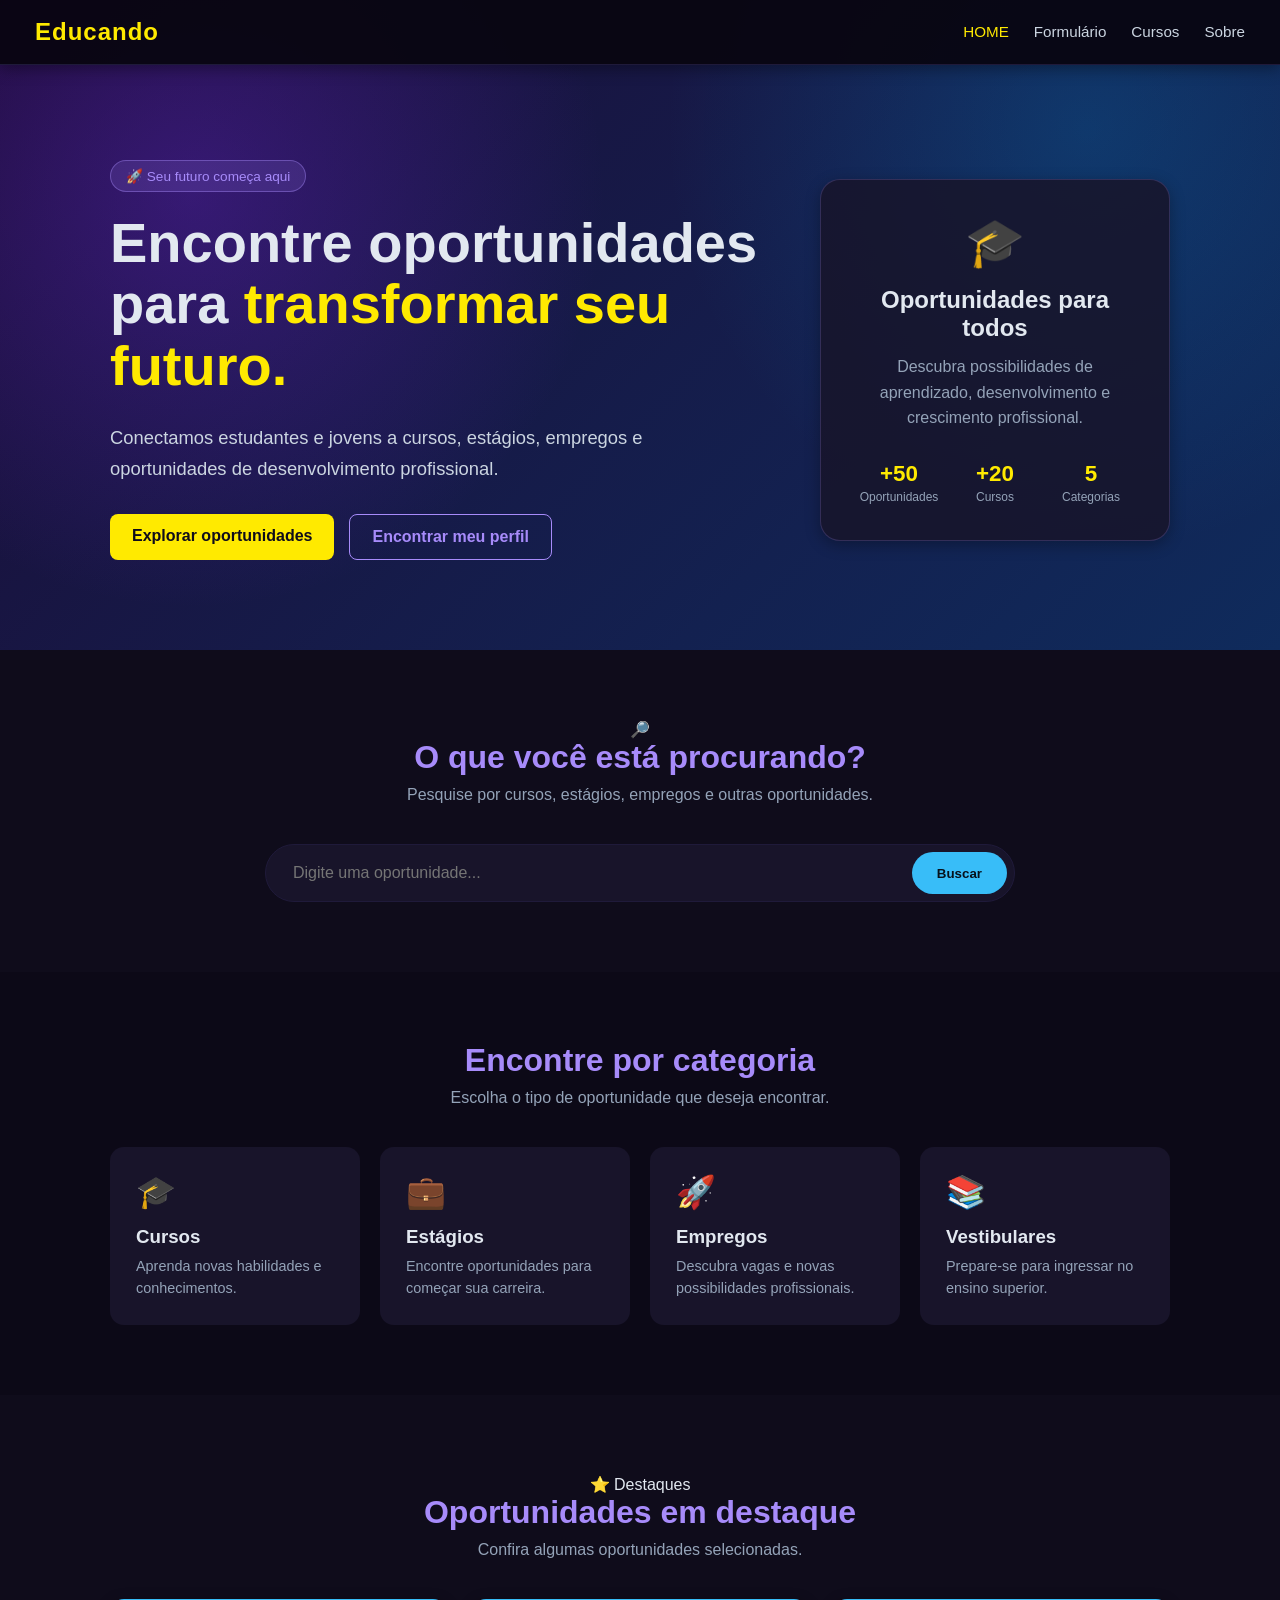
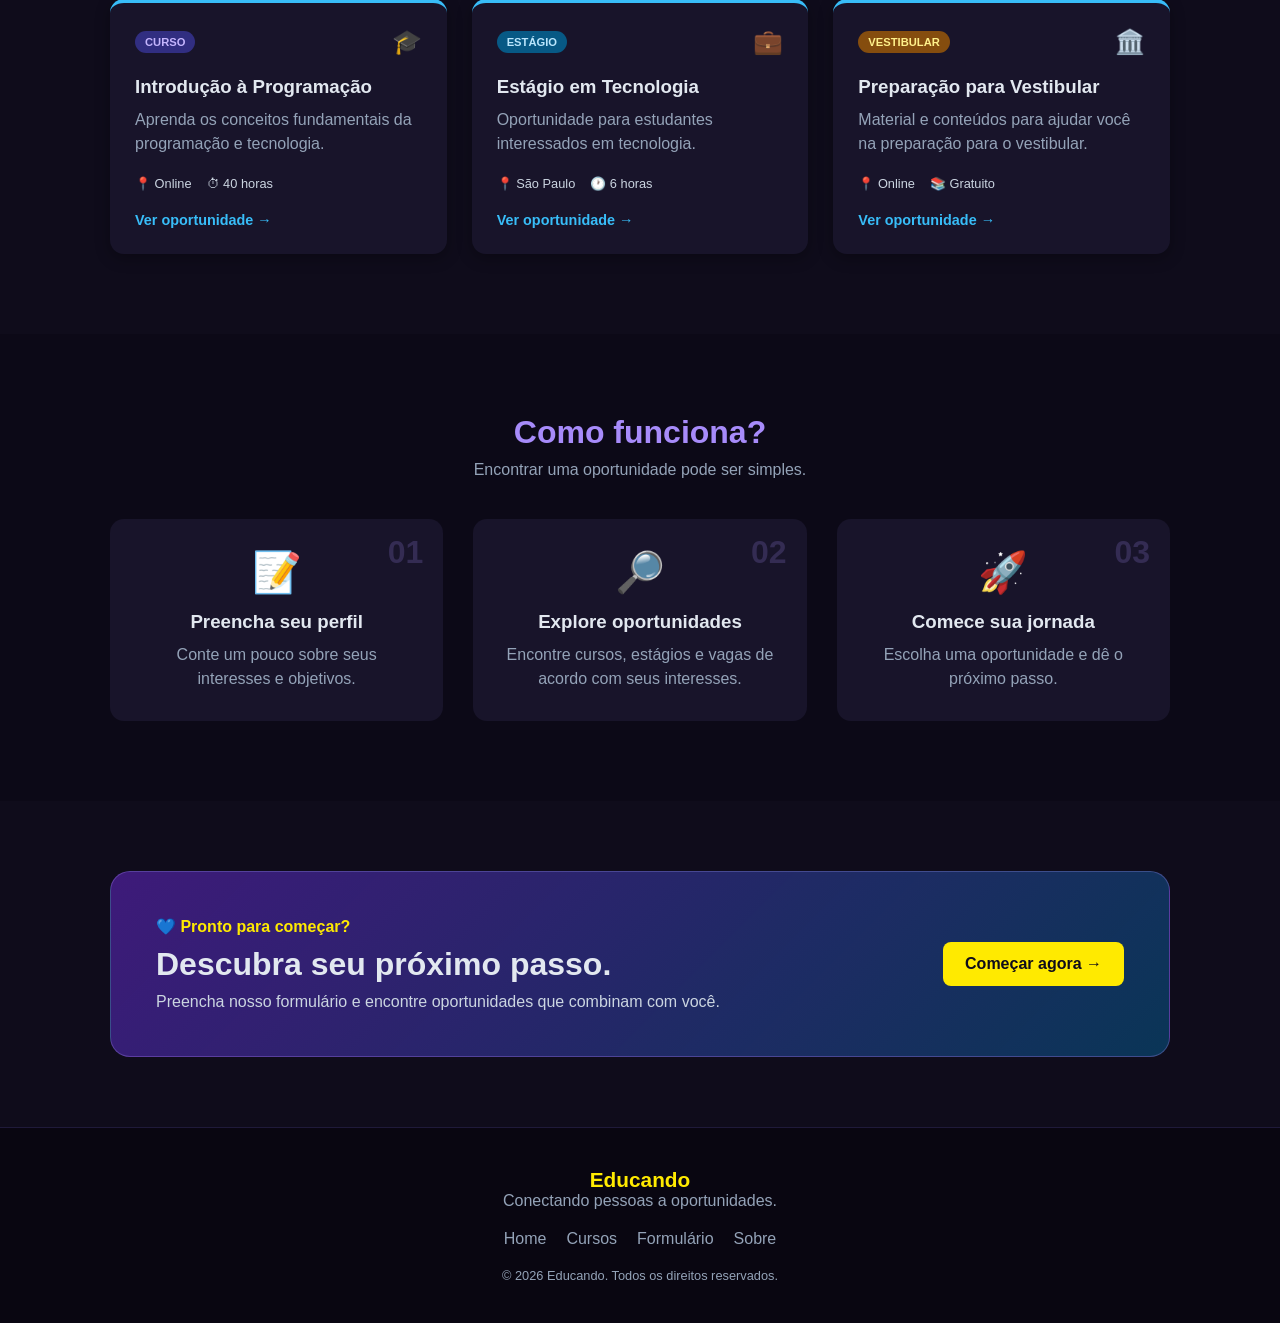
<file: index.html>
<!DOCTYPE html>
<html lang="pt-BR">

<head>
    <meta charset="UTF-8">
    <meta name="viewport" content="width=device-width, initial-scale=1.0">

    <meta name="description"
        content="Educando — encontre cursos, estágios, empregos e oportunidades para transformar seu futuro.">

    <meta name="author" content="Educando">

    <title>Educando | Oportunidades para o seu futuro</title>

    <link rel="stylesheet" href="style.css">
</head>

<body>

    <!-- NAVBAR -->
    <header class="header">

        <nav class="navbar">

            <a href="index.html" class="nav-logo">
                Educando
            </a>

            <ul class="nav-links">
                <li>
                    <a href="index.html" class="ativo">HOME</a>
                </li>

                <li>
                    <a href="Formulario/form.html">Formulário</a>
                </li>

                <li>
                    <a href="Curso/Curso.html">Cursos</a>
                </li>

                <li>
                    <a href="Sobre/sobre.html">Sobre</a>
                </li>
            </ul>

        </nav>

        <!-- HERO -->
        <section class="hero">

            <div class="hero-text">

                <span class="hero-badge">
                    🚀 Seu futuro começa aqui
                </span>

                <h1>
                    Encontre oportunidades
                    para <span>transformar seu futuro.</span>
                </h1>

                <p>
                    Conectamos estudantes e jovens a cursos,
                    estágios, empregos e oportunidades de
                    desenvolvimento profissional.
                </p>

                <div class="hero-buttons">

                    <a href="Curso/Curso.html" class="btn btn-principal">
                        Explorar oportunidades
                    </a>

                    <a href="Formulario/form.html" class="btn btn-secundario">
                        Encontrar meu perfil
                    </a>

                </div>

            </div>

            <div class="hero-card">

                <div class="hero-card-icon">
                    🎓
                </div>

                <h2>
                    Oportunidades para todos
                </h2>

                <p>
                    Descubra possibilidades de aprendizado,
                    desenvolvimento e crescimento profissional.
                </p>

                <div class="hero-mini-stats">

                    <div>
                        <strong>+50</strong>
                        <span>Oportunidades</span>
                    </div>

                    <div>
                        <strong>+20</strong>
                        <span>Cursos</span>
                    </div>

                    <div>
                        <strong>5</strong>
                        <span>Categorias</span>
                    </div>

                </div>

            </div>

        </section>

    </header>


    <main>

        <!-- BUSCA -->
        <section class="busca-secao">

            <div class="container">

                <div class="titulo-secao">

                    <span>🔎</span>

                    <h2>
                        O que você está procurando?
                    </h2>

                    <p>
                        Pesquise por cursos, estágios, empregos
                        e outras oportunidades.
                    </p>

                </div>

                <div class="busca">

                    <input
                        type="search"
                        id="buscaHome"
                        placeholder="Digite uma oportunidade..."
                    >

                    <button onclick="buscarOportunidade()">
                        Buscar
                    </button>

                </div>

            </div>

        </section>


        <!-- CATEGORIAS -->
        <section class="categorias">

            <div class="container">

                <div class="titulo-secao">

                    <h2>
                        Encontre por categoria
                    </h2>

                    <p>
                        Escolha o tipo de oportunidade que deseja encontrar.
                    </p>

                </div>


                <div class="grid-categorias">

                    <a href="Curso/Curso.html" class="categoria-card">

                        <span class="categoria-icon">🎓</span>

                        <h3>
                            Cursos
                        </h3>

                        <p>
                            Aprenda novas habilidades e conhecimentos.
                        </p>

                    </a>


                    <a href="Curso/Curso.html" class="categoria-card">

                        <span class="categoria-icon">💼</span>

                        <h3>
                            Estágios
                        </h3>

                        <p>
                            Encontre oportunidades para começar sua carreira.
                        </p>

                    </a>


                    <a href="Curso/Curso.html" class="categoria-card">

                        <span class="categoria-icon">🚀</span>

                        <h3>
                            Empregos
                        </h3>

                        <p>
                            Descubra vagas e novas possibilidades profissionais.
                        </p>

                    </a>


                    <a href="Curso/Curso.html" class="categoria-card">

                        <span class="categoria-icon">📚</span>

                        <h3>
                            Vestibulares
                        </h3>

                        <p>
                            Prepare-se para ingressar no ensino superior.
                        </p>

                    </a>

                </div>

            </div>

        </section>


        <!-- DESTAQUES -->
        <section class="destaques">

            <div class="container">

                <div class="titulo-secao">

                    <span class="titulo-tag">
                        ⭐ Destaques
                    </span>

                    <h2>
                        Oportunidades em destaque
                    </h2>

                    <p>
                        Confira algumas oportunidades selecionadas.
                    </p>

                </div>


                <div class="grid-oportunidades">


                    <article class="oportunidade-card">

                        <div class="oportunidade-topo">

                            <span class="badge curso">
                                CURSO
                            </span>

                            <span class="icone-card">
                                🎓
                            </span>

                        </div>

                        <h3>
                            Introdução à Programação
                        </h3>

                        <p>
                            Aprenda os conceitos fundamentais
                            da programação e tecnologia.
                        </p>

                        <div class="info-card">

                            <span>
                                📍 Online
                            </span>

                            <span>
                                ⏱ 40 horas
                            </span>

                        </div>

                        <a href="Curso/Curso.html" class="btn-card">
                            Ver oportunidade →
                        </a>

                    </article>


                    <article class="oportunidade-card">

                        <div class="oportunidade-topo">

                            <span class="badge estagio">
                                ESTÁGIO
                            </span>

                            <span class="icone-card">
                                💼
                            </span>

                        </div>

                        <h3>
                            Estágio em Tecnologia
                        </h3>

                        <p>
                            Oportunidade para estudantes
                            interessados em tecnologia.
                        </p>

                        <div class="info-card">

                            <span>
                                📍 São Paulo
                            </span>

                            <span>
                                🕐 6 horas
                            </span>

                        </div>

                        <a href="Curso/Curso.html" class="btn-card">
                            Ver oportunidade →
                        </a>

                    </article>


                    <article class="oportunidade-card">

                        <div class="oportunidade-topo">

                            <span class="badge vestibular">
                                VESTIBULAR
                            </span>

                            <span class="icone-card">
                                🏛️
                            </span>

                        </div>

                        <h3>
                            Preparação para Vestibular
                        </h3>

                        <p>
                            Material e conteúdos para ajudar
                            você na preparação para o vestibular.
                        </p>

                        <div class="info-card">

                            <span>
                                📍 Online
                            </span>

                            <span>
                                📚 Gratuito
                            </span>

                        </div>

                        <a href="Curso/Curso.html" class="btn-card">
                            Ver oportunidade →
                        </a>

                    </article>

                </div>

            </div>

        </section>


        <!-- COMO FUNCIONA -->
        <section class="como-funciona">

            <div class="container">

                <div class="titulo-secao">

                    <h2>
                        Como funciona?
                    </h2>

                    <p>
                        Encontrar uma oportunidade pode ser simples.
                    </p>

                </div>


                <div class="passos">

                    <div class="passo">

                        <span class="numero">
                            01
                        </span>

                        <span class="passo-icon">
                            📝
                        </span>

                        <h3>
                            Preencha seu perfil
                        </h3>

                        <p>
                            Conte um pouco sobre seus interesses
                            e objetivos.
                        </p>

                    </div>


                    <div class="passo">

                        <span class="numero">
                            02
                        </span>

                        <span class="passo-icon">
                            🔎
                        </span>

                        <h3>
                            Explore oportunidades
                        </h3>

                        <p>
                            Encontre cursos, estágios e vagas
                            de acordo com seus interesses.
                        </p>

                    </div>


                    <div class="passo">

                        <span class="numero">
                            03
                        </span>

                        <span class="passo-icon">
                            🚀
                        </span>

                        <h3>
                            Comece sua jornada
                        </h3>

                        <p>
                            Escolha uma oportunidade e dê
                            o próximo passo.
                        </p>

                    </div>

                </div>

            </div>

        </section>


        <!-- CTA -->
        <section class="cta">

            <div class="container">

                <div class="cta-box">

                    <div>

                        <span>
                            💙 Pronto para começar?
                        </span>

                        <h2>
                            Descubra seu próximo passo.
                        </h2>

                        <p>
                            Preencha nosso formulário e encontre
                            oportunidades que combinam com você.
                        </p>

                    </div>

                    <a href="Formulario/form.html" class="btn btn-cta">
                        Começar agora →
                    </a>

                </div>

            </div>

        </section>

    </main>


    <!-- FOOTER -->
    <footer>

        <div class="footer-content">

            <div>

                <strong class="footer-brand">
                    Educando
                </strong>

                <p>
                    Conectando pessoas a oportunidades.
                </p>

            </div>

            <nav>

                <a href="index.html">
                    Home
                </a>

                <a href="Curso/Curso.html">
                    Cursos
                </a>

                <a href="Formulario/form.html">
                    Formulário
                </a>

                <a href="Sobre/sobre.html">
                    Sobre
                </a>

            </nav>

            <p class="copyright">
                © 2026 Educando. Todos os direitos reservados.
            </p>

        </div>

    </footer>


    <script src="script.js"></script>

</body>

</html>
</file>
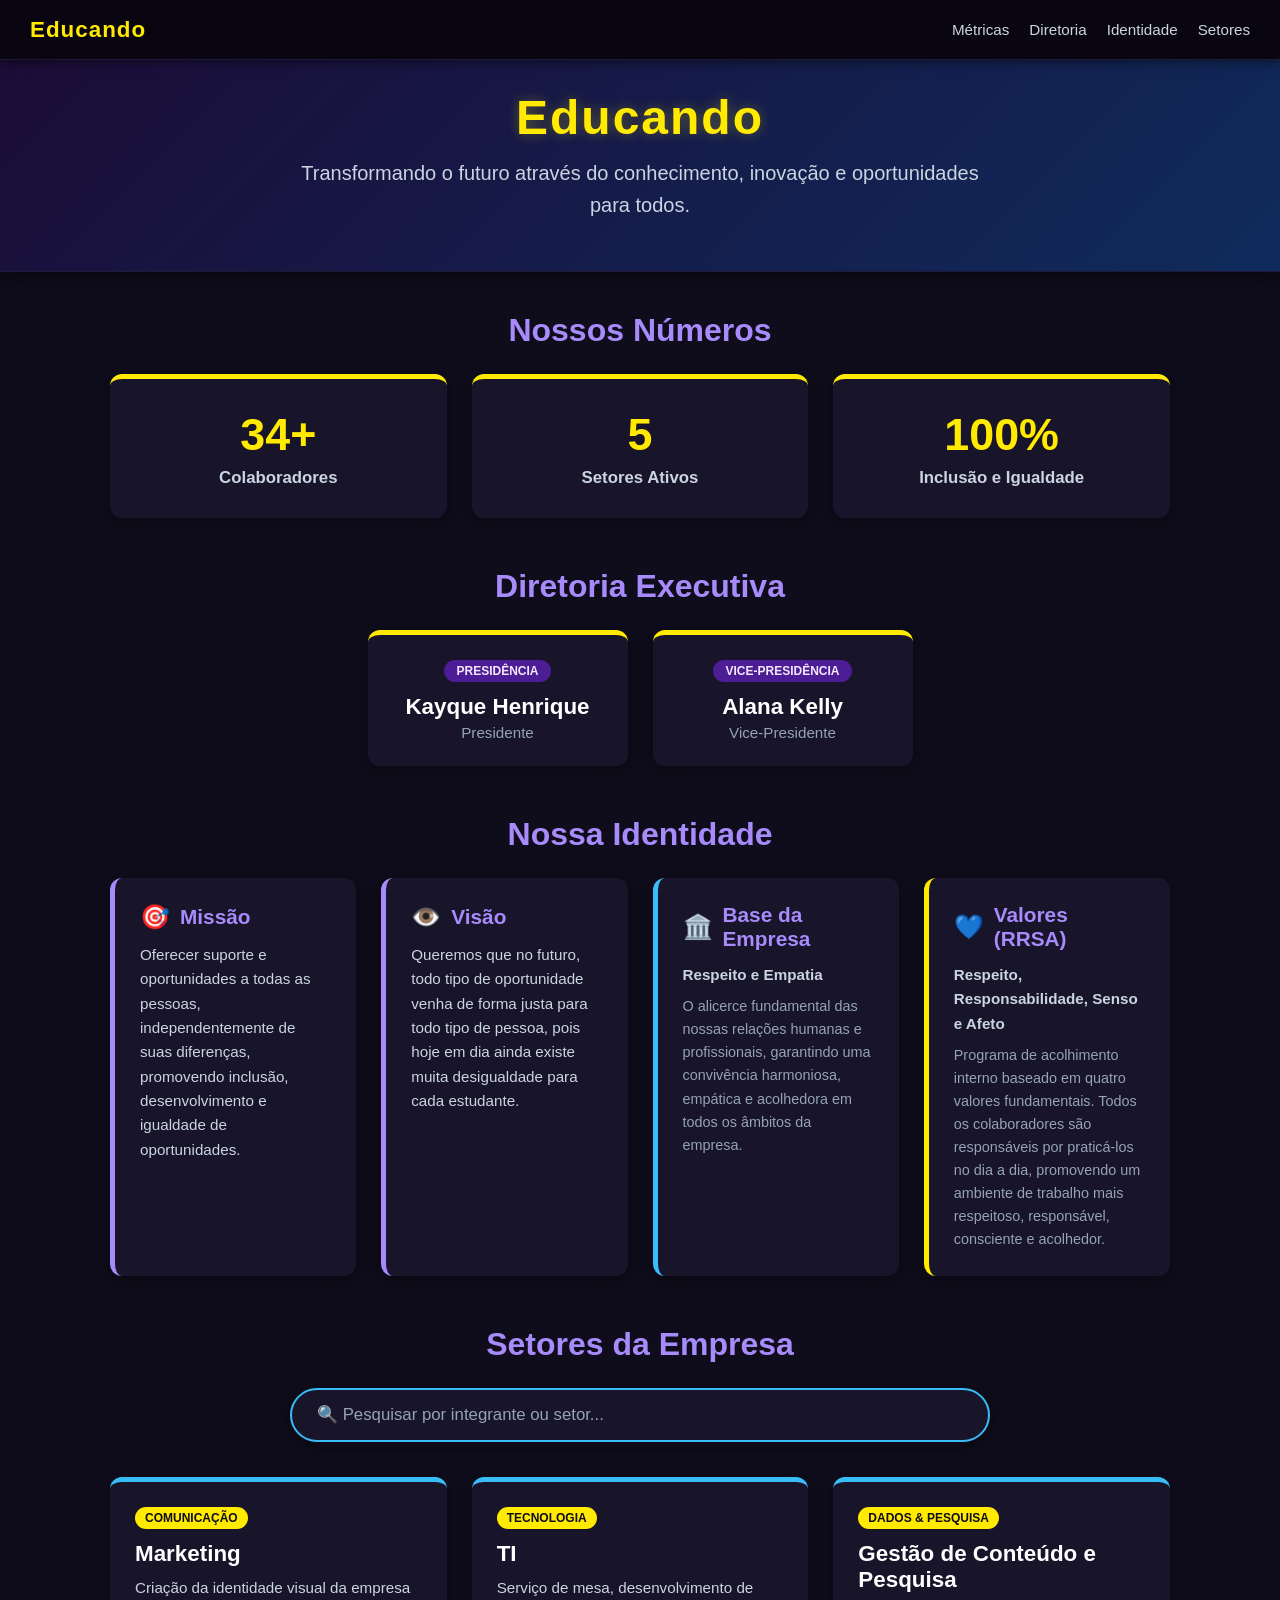
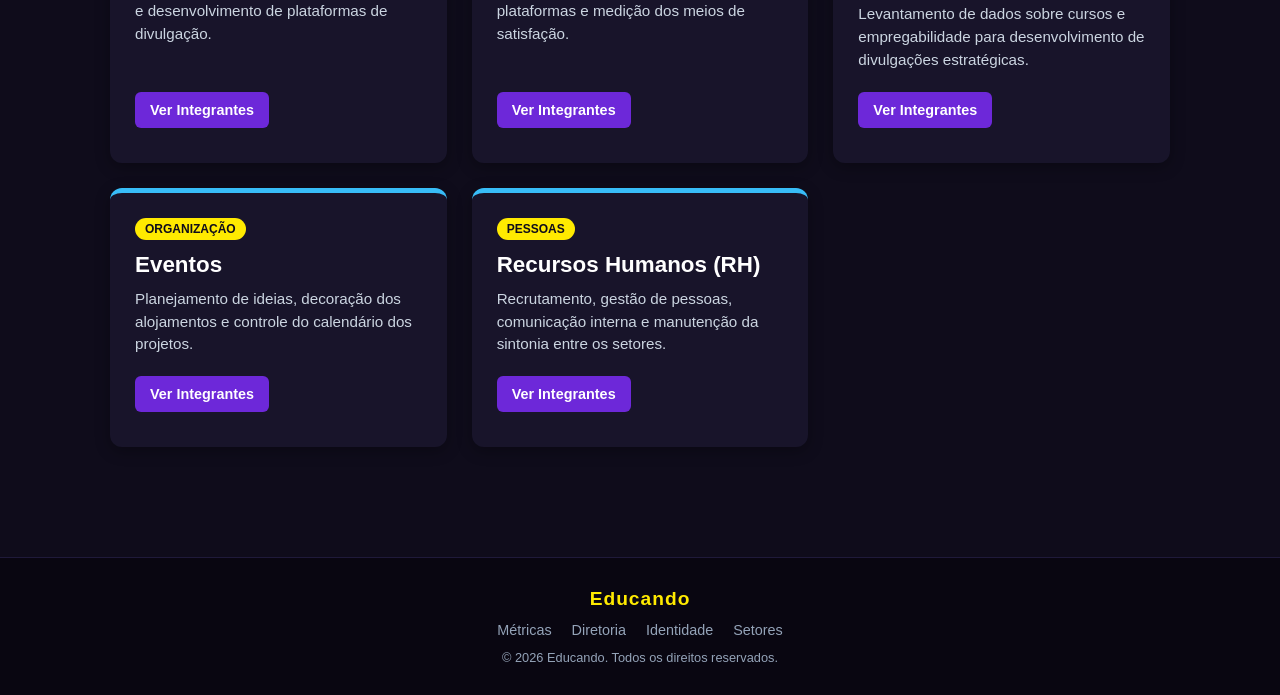
<file: projeto-educando/projeto-educando/index.html>
<!DOCTYPE html>
<html lang="pt-BR">
<head>
    <meta charset="UTF-8">
    <meta name="viewport" content="width=device-width, initial-scale=1.0">
    
    <!-- SEO -->
    <meta name="description" content="Portal Educando — conectando jovens a oportunidades de estudo, estágio e crescimento profissional.">
    <meta name="keywords" content="educação, vestibular, estágio, oportunidades, jovens">
    <meta name="author" content="Educando">

    <!-- Open Graph -->
    <meta property="og:title" content="Educando | Portal de Oportunidades para Jovens">
    <meta property="og:description" content="Conheça a equipe e os setores do portal Educando.">
    <meta property="og:type" content="website">

    <title>Educando | Portal de Oportunidades para Jovens</title>
    <link rel="stylesheet" href="style.css">
</head>
<body>

    <header id="inicio">
        <nav class="navbar" aria-label="Navegação principal">
            <a href="#inicio" class="nav-logo" aria-label="Educando - Página inicial">Educando</a>
            <ul class="nav-links">
                <li><a href="#metricas">Métricas</a></li>
                <li><a href="#diretoria">Diretoria</a></li>
                <li><a href="#identidade">Identidade</a></li>
                <li><a href="#setores">Setores</a></li>
            </ul>
        </nav>

        <div class="hero-content">
            <h1 class="logo">Educando</h1>
            <p class="slogan">
                Transformando o futuro através do conhecimento, 
                inovação e oportunidades para todos.
            </p>
        </div>
    </header>

    <main class="container">

        <!-- MÉTRICAS -->
        <section id="metricas" class="secao-metricas" aria-labelledby="titulo-metricas">
            <h2 id="titulo-metricas" class="secao-titulo">Nossos Números</h2>
            <div class="grid-metricas">

                <div class="card-metrica">
                    <span class="numero-metrica" aria-label="Mais de 34 colaboradores">34+</span>
                    <span class="label-metrica">Colaboradores</span>
                </div>

                <div class="card-metrica">
                    <span class="numero-metrica" aria-label="5 setores ativos">5</span>
                    <span class="label-metrica">Setores Ativos</span>
                </div>

                <div class="card-metrica">
                    <span class="numero-metrica" aria-label="100% de inclusão e igualdade">100%</span>
                    <span class="label-metrica">Inclusão e Igualdade</span>
                </div>

            </div>
        </section>

        <!-- DIRETORIA -->
        <section id="diretoria" class="secao-lideranca" aria-labelledby="titulo-diretoria">
            <h2 id="titulo-diretoria" class="secao-titulo">Diretoria Executiva</h2>
            <div class="grid-lideranca">

                <article class="card-lider">
                    <span class="cargo-badge">Presidência</span>
                    <h3>Kayque Henrique</h3>
                    <p>Presidente</p>
                </article>

                <article class="card-lider">
                    <span class="cargo-badge">Vice-Presidência</span>
                    <h3>Alana Kelly</h3>
                    <p>Vice-Presidente</p>
                </article>

            </div>
        </section>

        <!-- IDENTIDADE -->
        <section id="identidade" class="secao-institucional" aria-labelledby="titulo-identidade">
            <h2 id="titulo-identidade" class="secao-titulo">Nossa Identidade</h2>
            <div class="grid-institucional">

                <article class="card-institucional">
                    <div class="icon-titulo">
                        <span class="icone" aria-hidden="true">🎯</span>
                        <h3>Missão</h3>
                    </div>
                    <p>
                        Oferecer suporte e oportunidades a todas as pessoas, 
                        independentemente de suas diferenças, promovendo inclusão, 
                        desenvolvimento e igualdade de oportunidades.
                    </p>
                </article>

                <article class="card-institucional">
                    <div class="icon-titulo">
                        <span class="icone" aria-hidden="true">👁️</span>
                        <h3>Visão</h3>
                    </div>
                    <p>
                        Queremos que no futuro, todo tipo de oportunidade venha de 
                        forma justa para todo tipo de pessoa, pois hoje em dia ainda 
                        existe muita desigualdade para cada estudante.
                    </p>
                </article>

                <article class="card-institucional card-base">
                    <div class="icon-titulo">
                        <span class="icone" aria-hidden="true">🏛️</span>
                        <h3>Base da Empresa</h3>
                    </div>
                    <p><strong>Respeito e Empatia</strong></p>
                    <p class="descricao-valores">
                        O alicerce fundamental das nossas relações humanas e profissionais, 
                        garantindo uma convivência harmoniosa, empática e acolhedora em 
                        todos os âmbitos da empresa.
                    </p>
                </article>

                <article class="card-institucional card-valores">
                    <div class="icon-titulo">
                        <span class="icone" aria-hidden="true">💙</span>
                        <h3>Valores (RRSA)</h3>
                    </div>
                    <p><strong>Respeito, Responsabilidade, Senso e Afeto</strong></p>
                    <p class="descricao-valores">
                        Programa de acolhimento interno baseado em quatro valores 
                        fundamentais. Todos os colaboradores são responsáveis por 
                        praticá-los no dia a dia, promovendo um ambiente de trabalho 
                        mais respeitoso, responsável, consciente e acolhedor.
                    </p>
                </article>

            </div>
        </section>

        <!-- SETORES -->
        <section id="setores" class="secao-setores" aria-labelledby="titulo-setores">
            <h2 id="titulo-setores" class="secao-titulo">Setores da Empresa</h2>

            <div class="busca-container">
                <label for="inputBusca" class="sr-only">Pesquisar integrante ou setor</label>
                <input
                    type="search"
                    id="inputBusca"
                    placeholder="🔍 Pesquisar por integrante ou setor..."
                    aria-label="Pesquisar integrantes ou setores"
                    autocomplete="off"
                >
            </div>

            <div class="grid-setores">

                <!-- Marketing -->
                <article class="card-setor" aria-label="Setor de Marketing">
                    <span class="badge">Comunicação</span>
                    <h3>Marketing</h3>
                    <p>Criação da identidade visual da empresa e desenvolvimento de plataformas de divulgação.</p>
                    <button class="btn-toggle" aria-expanded="false" aria-controls="integrantes-marketing">
                        Ver Integrantes
                    </button>
                    <div class="integrantes" id="integrantes-marketing">
                        <strong>Integrantes:</strong>
                        <ul>
                            <li><strong>Gestora:</strong> Bruna Aimy</li>
                            <li>Julia Alves</li>
                            <li>Julia Novaes</li>
                            <li>Victória Sampaio</li>
                            <li>Jonathan Soares</li>
                            <li>Otávio Rodrigues</li>
                            <li>Juliana De Souza</li>
                            <li>Mayara Zettler</li>
                        </ul>
                    </div>
                </article>

                <!-- TI -->
                <article class="card-setor" aria-label="Setor de TI">
                    <span class="badge">Tecnologia</span>
                    <h3>TI</h3>
                    <p>Serviço de mesa, desenvolvimento de plataformas e medição dos meios de satisfação.</p>
                    <button class="btn-toggle" aria-expanded="false" aria-controls="integrantes-ti">
                        Ver Integrantes
                    </button>
                    <div class="integrantes" id="integrantes-ti">
                        <strong>Integrantes:</strong>
                        <ul>
                            <li><strong>Gestor:</strong> João Gabriel</li>
                            <li>Anderson Reis</li>
                            <li>Yago Porcino</li>
                            <li>Pedro Leal</li>
                            <li>Arthur Gonçalves</li>
                            <li>Vitor Gabriel</li>
                            <li>Augusto Gimenes</li>
                            <li>João Victor</li>
                        </ul>
                    </div>
                </article>

                <!-- Gestão de Conteúdo -->
                <article class="card-setor" aria-label="Setor de Gestão de Conteúdo e Pesquisa">
                    <span class="badge">Dados & Pesquisa</span>
                    <h3>Gestão de Conteúdo e Pesquisa</h3>
                    <p>Levantamento de dados sobre cursos e empregabilidade para desenvolvimento de divulgações estratégicas.</p>
                    <button class="btn-toggle" aria-expanded="false" aria-controls="integrantes-conteudo">
                        Ver Integrantes
                    </button>
                    <div class="integrantes" id="integrantes-conteudo">
                        <strong>Integrantes:</strong>
                        <ul>
                            <li><strong>Gestor:</strong> Pedro Nascimento</li>
                            <li>Mirela Nascimento</li>
                            <li>Thamiris Santos</li>
                            <li>Maria Fernanda</li>
                            <li>Nicolas Lira</li>
                            <li>Livia Magalhães</li>
                        </ul>
                    </div>
                </article>

                <!-- Eventos -->
                <article class="card-setor" aria-label="Setor de Eventos">
                    <span class="badge">Organização</span>
                    <h3>Eventos</h3>
                    <p>Planejamento de ideias, decoração dos alojamentos e controle do calendário dos projetos.</p>
                    <button class="btn-toggle" aria-expanded="false" aria-controls="integrantes-eventos">
                        Ver Integrantes
                    </button>
                    <div class="integrantes" id="integrantes-eventos">
                        <strong>Integrantes:</strong>
                        <ul>
                            <li><strong>Gestor:</strong> Matheus Zimiano</li>
                            <li>Carlos Eduardo</li>
                            <li>Ana Beatriz</li>
                            <li>Isabela Rocha</li>
                            <li>Giovanna Ishiba</li>
                            <li>Tainah Mendes</li>
                        </ul>
                    </div>
                </article>

                <!-- RH -->
                <article class="card-setor" aria-label="Setor de Recursos Humanos">
                    <span class="badge">Pessoas</span>
                    <h3>Recursos Humanos (RH)</h3>
                    <p>Recrutamento, gestão de pessoas, comunicação interna e manutenção da sintonia entre os setores.</p>
                    <button class="btn-toggle" aria-expanded="false" aria-controls="integrantes-rh">
                        Ver Integrantes
                    </button>
                    <div class="integrantes" id="integrantes-rh">
                        <strong>Integrantes:</strong>
                        <ul>
                            <li><strong>Gestora:</strong> Grazieli Oliveira</li>
                            <li>Augusto Cesar</li>
                            <li>Ana Clara</li>
                            <li>Emily Fenuchi</li>
                            <li>Esther Salgueiro</li>
                            <li>Nicole Souza</li>
                            <li>Vitória Carolina</li>
                        </ul>
                    </div>
                </article>

            </div>
        </section>
    </main>

    <!-- RODAPÉ -->
    <footer>
        <div class="footer-content">
            <p class="footer-brand">Educando</p>
            <nav aria-label="Links do rodapé">
                <a href="#metricas">Métricas</a>
                <a href="#diretoria">Diretoria</a>
                <a href="#identidade">Identidade</a>
                <a href="#setores">Setores</a>
            </nav>
            <p class="footer-copy">&copy; 2026 Educando. Todos os direitos reservados.</p>
        </div>
    </footer>

    <script src="script.js"></script>
</body>
</html>
</file>
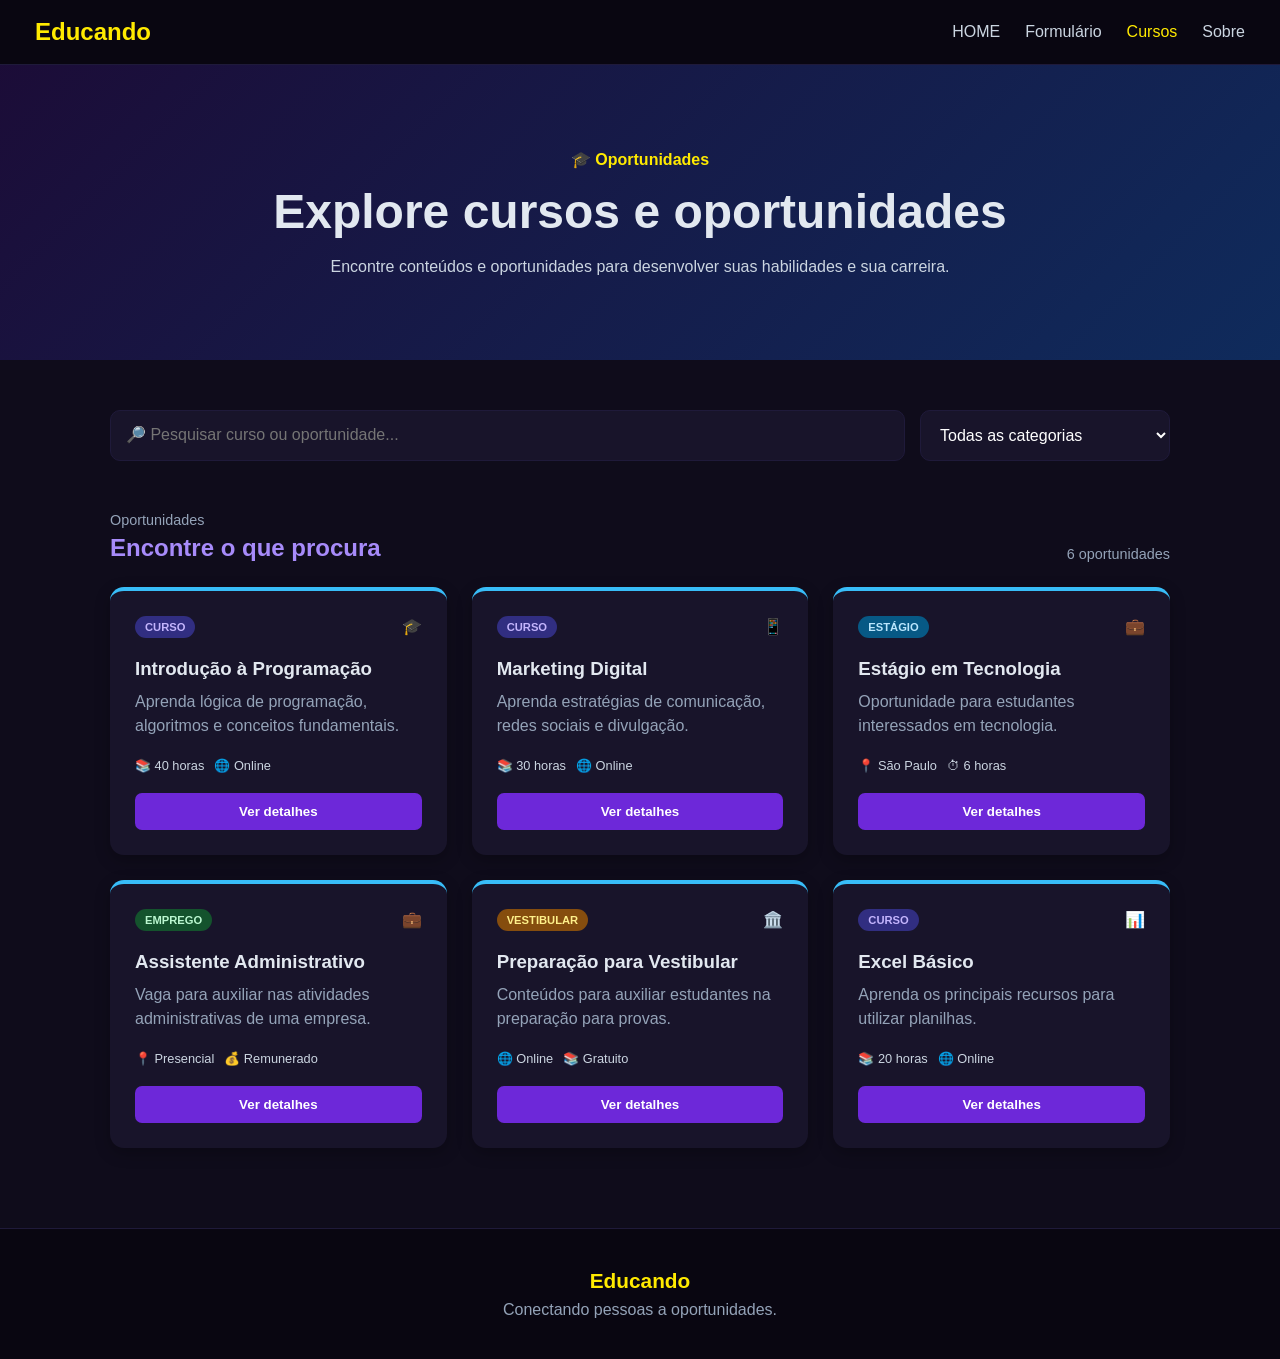
<file: Curso/Curso.html>
<!DOCTYPE html>
<html lang="pt-BR">

<head>

    <meta charset="UTF-8">

    <meta name="viewport"
        content="width=device-width, initial-scale=1.0">

    <meta name="description"
        content="Encontre cursos e oportunidades no Educando.">

    <title>Educando | Cursos e Oportunidades</title>

    <link rel="stylesheet" href="style.css">

</head>

<body>

    <header>

        <nav class="navbar">

            <a href="../index.html"
                class="nav-logo">
                Educando
            </a>

            <ul class="nav-links">

                <li>
                    <a href="../index.html">
                        HOME
                    </a>
                </li>

                <li>
                    <a href="../Formulario/form.html">
                        Formulário
                    </a>
                </li>

                <li>
                    <a href="Curso.html"
                        class="ativo">
                        Cursos
                    </a>
                </li>

                <li>
                    <a href="../Sobre/sobre.html">
                        Sobre
                    </a>
                </li>

            </ul>

        </nav>

        <section class="hero-cursos">

            <span>
                🎓 Oportunidades
            </span>

            <h1>
                Explore cursos e oportunidades
            </h1>

            <p>
                Encontre conteúdos e oportunidades para
                desenvolver suas habilidades e sua carreira.
            </p>

        </section>

    </header>


    <main class="container">

        <!-- PESQUISA -->

        <section class="filtros">

            <input
                type="search"
                id="campoBusca"
                placeholder="🔎 Pesquisar curso ou oportunidade..."
            >

            <select id="filtroCategoria">

                <option value="todos">
                    Todas as categorias
                </option>

                <option value="curso">
                    Cursos
                </option>

                <option value="estagio">
                    Estágios
                </option>

                <option value="emprego">
                    Empregos
                </option>

                <option value="vestibular">
                    Vestibulares
                </option>

            </select>

        </section>


        <!-- RESULTADOS -->

        <section>

            <div class="titulo-resultados">

                <div>

                    <span>
                        Oportunidades
                    </span>

                    <h2>
                        Encontre o que procura
                    </h2>

                </div>

                <span id="contador">
                    6 oportunidades
                </span>

            </div>


            <div
                class="grid-cursos"
                id="gridCursos"
            >


                <!-- CARD 1 -->

                <article
                    class="curso-card"
                    data-categoria="curso"
                    data-nome="Introdução à Programação"
                >

                    <div class="curso-topo">

                        <span class="badge curso">
                            CURSO
                        </span>

                        <span>
                            🎓
                        </span>

                    </div>

                    <h3>
                        Introdução à Programação
                    </h3>

                    <p>
                        Aprenda lógica de programação,
                        algoritmos e conceitos fundamentais.
                    </p>

                    <div class="curso-info">

                        <span>
                            📚 40 horas
                        </span>

                        <span>
                            🌐 Online
                        </span>

                    </div>

                    <button class="btn-detalhes">
                        Ver detalhes
                    </button>

                </article>


                <!-- CARD 2 -->

                <article
                    class="curso-card"
                    data-categoria="curso"
                    data-nome="Marketing Digital"
                >

                    <div class="curso-topo">

                        <span class="badge curso">
                            CURSO
                        </span>

                        <span>
                            📱
                        </span>

                    </div>

                    <h3>
                        Marketing Digital
                    </h3>

                    <p>
                        Aprenda estratégias de comunicação,
                        redes sociais e divulgação.
                    </p>

                    <div class="curso-info">

                        <span>
                            📚 30 horas
                        </span>

                        <span>
                            🌐 Online
                        </span>

                    </div>

                    <button class="btn-detalhes">
                        Ver detalhes
                    </button>

                </article>


                <!-- CARD 3 -->

                <article
                    class="curso-card"
                    data-categoria="estagio"
                    data-nome="Estágio em Tecnologia"
                >

                    <div class="curso-topo">

                        <span class="badge estagio">
                            ESTÁGIO
                        </span>

                        <span>
                            💼
                        </span>

                    </div>

                    <h3>
                        Estágio em Tecnologia
                    </h3>

                    <p>
                        Oportunidade para estudantes
                        interessados em tecnologia.
                    </p>

                    <div class="curso-info">

                        <span>
                            📍 São Paulo
                        </span>

                        <span>
                            ⏱ 6 horas
                        </span>

                    </div>

                    <button class="btn-detalhes">
                        Ver detalhes
                    </button>

                </article>


                <!-- CARD 4 -->

                <article
                    class="curso-card"
                    data-categoria="emprego"
                    data-nome="Assistente Administrativo"
                >

                    <div class="curso-topo">

                        <span class="badge emprego">
                            EMPREGO
                        </span>

                        <span>
                            💼
                        </span>

                    </div>

                    <h3>
                        Assistente Administrativo
                    </h3>

                    <p>
                        Vaga para auxiliar nas atividades
                        administrativas de uma empresa.
                    </p>

                    <div class="curso-info">

                        <span>
                            📍 Presencial
                        </span>

                        <span>
                            💰 Remunerado
                        </span>

                    </div>

                    <button class="btn-detalhes">
                        Ver detalhes
                    </button>

                </article>


                <!-- CARD 5 -->

                <article
                    class="curso-card"
                    data-categoria="vestibular"
                    data-nome="Preparação para Vestibular"
                >

                    <div class="curso-topo">

                        <span class="badge vestibular">
                            VESTIBULAR
                        </span>

                        <span>
                            🏛️
                        </span>

                    </div>

                    <h3>
                        Preparação para Vestibular
                    </h3>

                    <p>
                        Conteúdos para auxiliar estudantes
                        na preparação para provas.
                    </p>

                    <div class="curso-info">

                        <span>
                            🌐 Online
                        </span>

                        <span>
                            📚 Gratuito
                        </span>

                    </div>

                    <button class="btn-detalhes">
                        Ver detalhes
                    </button>

                </article>


                <!-- CARD 6 -->

                <article
                    class="curso-card"
                    data-categoria="curso"
                    data-nome="Excel Básico"
                >

                    <div class="curso-topo">

                        <span class="badge curso">
                            CURSO
                        </span>

                        <span>
                            📊
                        </span>

                    </div>

                    <h3>
                        Excel Básico
                    </h3>

                    <p>
                        Aprenda os principais recursos
                        para utilizar planilhas.
                    </p>

                    <div class="curso-info">

                        <span>
                            📚 20 horas
                        </span>

                        <span>
                            🌐 Online
                        </span>

                    </div>

                    <button class="btn-detalhes">
                        Ver detalhes
                    </button>

                </article>

            </div>


            <div
                id="semResultado"
                class="sem-resultado"
            >

                😕 Nenhuma oportunidade encontrada.

            </div>

        </section>

    </main>


    <footer>

        <strong>
            Educando
        </strong>

        <p>
            Conectando pessoas a oportunidades.
        </p>

    </footer>


    <script src="script.js"></script>

</body>

</html>
</file>
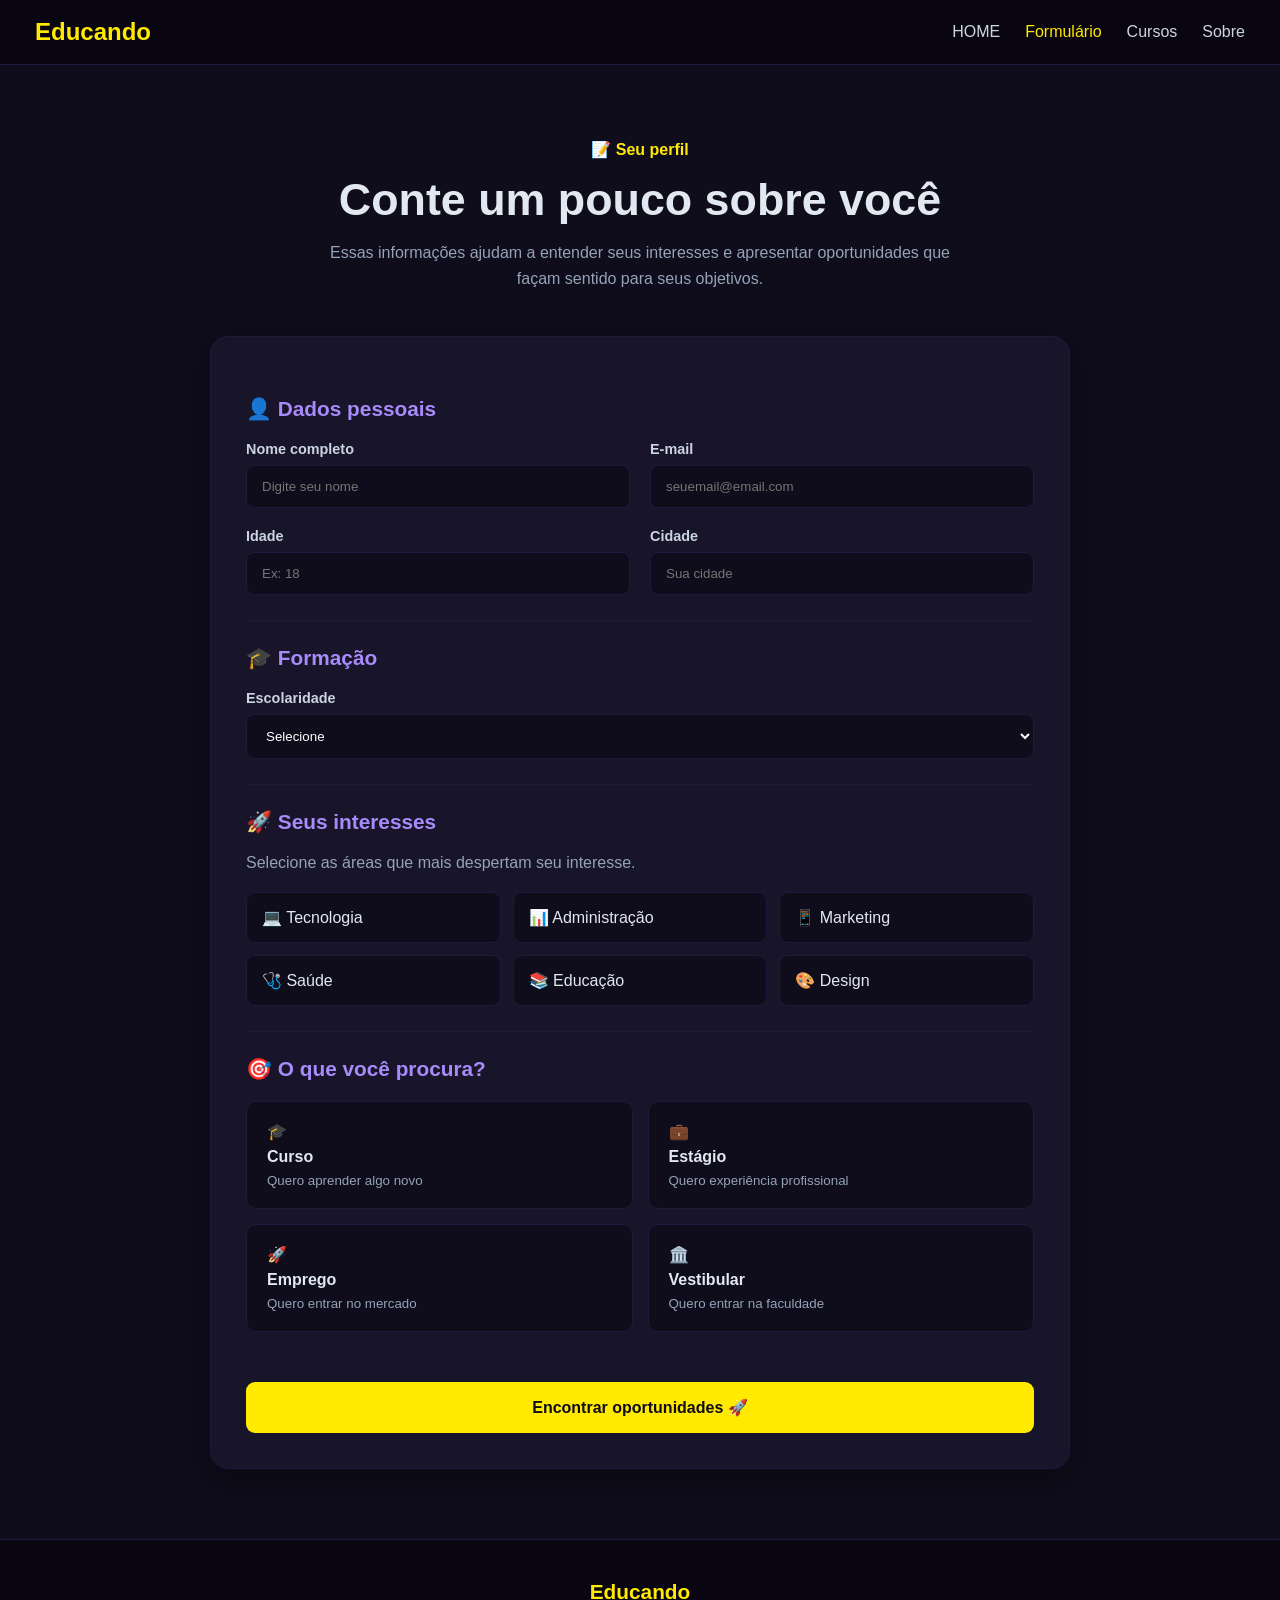
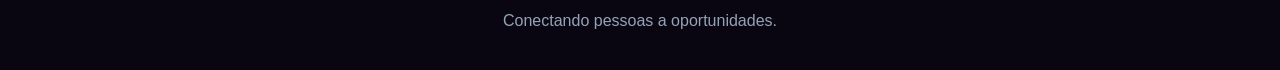
<file: Formulario/form.html>
<!DOCTYPE html>
<html lang="pt-BR">

<head>

    <meta charset="UTF-8">

    <meta name="viewport" content="width=device-width, initial-scale=1.0">

    <meta
        name="description"
        content="Preencha seu perfil no Educando e encontre oportunidades."
    >

    <meta
        name="author"
        content="Educando"
    >

    <title>Educando | Encontre sua oportunidade</title>

    <link rel="stylesheet" href="style.css">

</head>


<body>


    <!-- =====================================================
         NAVBAR
    ====================================================== -->

    <header>

        <nav class="navbar" aria-label="Navegação principal">

            <a
                href="../index.html"
                class="nav-logo"
                aria-label="Educando - Página inicial"
            >
                Educando
            </a>


            <ul class="nav-links">

                <li>
                    <a href="../index.html">
                        HOME
                    </a>
                </li>

                <li>
                    <a
                        href="form.html"
                        class="ativo"
                        aria-current="page"
                    >
                        Formulário
                    </a>
                </li>

                <li>
                    <a href="../Curso/Curso.html">
                        Cursos
                    </a>
                </li>

                <li>
                    <a href="../Sobre/sobre.html">
                        Sobre
                    </a>
                </li>

            </ul>

        </nav>

    </header>



    <!-- =====================================================
         CONTEÚDO PRINCIPAL
    ====================================================== -->

    <main>

        <section
            class="formulario-area"
            aria-labelledby="titulo-formulario"
        >


            <!-- INTRODUÇÃO -->

            <div class="form-intro">

                <span>
                    📝 Seu perfil
                </span>

                <h1 id="titulo-formulario">
                    Conte um pouco sobre você
                </h1>

                <p>
                    Essas informações ajudam a entender
                    seus interesses e apresentar oportunidades
                    que façam sentido para seus objetivos.
                </p>

            </div>



            <!-- =================================================
                 FORMULÁRIO
            ================================================== -->

            <form
                id="formPerfil"
                class="formulario"
                action="https://formsubmit.co/educandooti@gmail.com"
                method="POST"
            >


                <!-- =================================================
                     CONFIGURAÇÕES DO FORMSUBMIT
                ================================================== -->

                <!-- Assunto do e-mail -->

                <input
                    type="hidden"
                    name="_subject"
                    value="Novo perfil preenchido - Educando"
                >


                <!-- Organiza o e-mail em formato de tabela -->

                <input
                    type="hidden"
                    name="_template"
                    value="table"
                >


                <!-- Proteção contra spam -->

                <input
                    type="hidden"
                    name="_captcha"
                    value="true"
                >


                <!--
                    Impede que o usuário seja redirecionado
                    para uma página externa depois do envio.
                -->

                <input
                    type="hidden"
                    name="_url"
                    value="https://educando.com"
                >



                <!-- =================================================
                     DADOS PESSOAIS
                ================================================== -->

                <div class="form-section">

                    <h2>
                        👤 Dados pessoais
                    </h2>


                    <div class="form-grid">


                        <!-- NOME -->

                        <div class="campo">

                            <label for="nome">
                                Nome completo
                            </label>

                            <input
                                type="text"
                                id="nome"
                                name="Nome completo"
                                placeholder="Digite seu nome"
                                autocomplete="name"
                                required
                            >

                        </div>



                        <!-- EMAIL -->

                        <div class="campo">

                            <label for="email">
                                E-mail
                            </label>

                            <input
                                type="email"
                                id="email"
                                name="E-mail"
                                placeholder="seuemail@email.com"
                                autocomplete="email"
                                required
                            >

                        </div>



                        <!-- IDADE -->

                        <div class="campo">

                            <label for="idade">
                                Idade
                            </label>

                            <input
                                type="number"
                                id="idade"
                                name="Idade"
                                min="14"
                                max="100"
                                placeholder="Ex: 18"
                                required
                            >

                        </div>



                        <!-- CIDADE -->

                        <div class="campo">

                            <label for="cidade">
                                Cidade
                            </label>

                            <input
                                type="text"
                                id="cidade"
                                name="Cidade"
                                placeholder="Sua cidade"
                                autocomplete="address-level2"
                            >

                        </div>

                    </div>

                </div>



                <!-- =================================================
                     FORMAÇÃO
                ================================================== -->

                <div class="form-section">

                    <h2>
                        🎓 Formação
                    </h2>


                    <div class="campo">

                        <label for="escolaridade">
                            Escolaridade
                        </label>


                        <select
                            id="escolaridade"
                            name="Escolaridade"
                            required
                        >

                            <option
                                value=""
                                disabled
                                selected
                            >
                                Selecione
                            </option>

                            <option value="Ensino Fundamental">
                                Ensino Fundamental
                            </option>

                            <option value="Ensino Médio">
                                Ensino Médio
                            </option>

                            <option value="Ensino Médio completo">
                                Ensino Médio completo
                            </option>

                            <option value="Ensino Técnico">
                                Ensino Técnico
                            </option>

                            <option value="Ensino Superior">
                                Ensino Superior
                            </option>

                            <option value="Ensino Superior completo">
                                Ensino Superior completo
                            </option>

                        </select>

                    </div>

                </div>



                <!-- =================================================
                     INTERESSES
                ================================================== -->

                <div class="form-section">

                    <h2>
                        🚀 Seus interesses
                    </h2>


                    <p class="descricao">
                        Selecione as áreas que mais despertam
                        seu interesse.
                    </p>


                    <div class="checkbox-grid">


                        <!-- TECNOLOGIA -->

                        <label class="checkbox">

                            <input
                                type="checkbox"
                                name="Interesses"
                                value="Tecnologia"
                            >

                            <span>
                                💻 Tecnologia
                            </span>

                        </label>



                        <!-- ADMINISTRAÇÃO -->

                        <label class="checkbox">

                            <input
                                type="checkbox"
                                name="Interesses"
                                value="Administração"
                            >

                            <span>
                                📊 Administração
                            </span>

                        </label>



                        <!-- MARKETING -->

                        <label class="checkbox">

                            <input
                                type="checkbox"
                                name="Interesses"
                                value="Marketing"
                            >

                            <span>
                                📱 Marketing
                            </span>

                        </label>



                        <!-- SAÚDE -->

                        <label class="checkbox">

                            <input
                                type="checkbox"
                                name="Interesses"
                                value="Saúde"
                            >

                            <span>
                                🩺 Saúde
                            </span>

                        </label>



                        <!-- EDUCAÇÃO -->

                        <label class="checkbox">

                            <input
                                type="checkbox"
                                name="Interesses"
                                value="Educação"
                            >

                            <span>
                                📚 Educação
                            </span>

                        </label>



                        <!-- DESIGN -->

                        <label class="checkbox">

                            <input
                                type="checkbox"
                                name="Interesses"
                                value="Design"
                            >

                            <span>
                                🎨 Design
                            </span>

                        </label>

                    </div>

                </div>



                <!-- =================================================
                     OBJETIVO
                ================================================== -->

                <div class="form-section">

                    <h2>
                        🎯 O que você procura?
                    </h2>


                    <div class="radio-grid">


                        <!-- CURSO -->

                        <label class="radio-card">

                            <input
                                type="radio"
                                name="Objetivo"
                                value="Curso"
                                required
                            >

                            <span>

                                🎓

                                <strong>
                                    Curso
                                </strong>

                                <small>
                                    Quero aprender algo novo
                                </small>

                            </span>

                        </label>



                        <!-- ESTÁGIO -->

                        <label class="radio-card">

                            <input
                                type="radio"
                                name="Objetivo"
                                value="Estágio"
                            >

                            <span>

                                💼

                                <strong>
                                    Estágio
                                </strong>

                                <small>
                                    Quero experiência profissional
                                </small>

                            </span>

                        </label>



                        <!-- EMPREGO -->

                        <label class="radio-card">

                            <input
                                type="radio"
                                name="Objetivo"
                                value="Emprego"
                            >

                            <span>

                                🚀

                                <strong>
                                    Emprego
                                </strong>

                                <small>
                                    Quero entrar no mercado
                                </small>

                            </span>

                        </label>



                        <!-- VESTIBULAR -->

                        <label class="radio-card">

                            <input
                                type="radio"
                                name="Objetivo"
                                value="Vestibular"
                            >

                            <span>

                                🏛️

                                <strong>
                                    Vestibular
                                </strong>

                                <small>
                                    Quero entrar na faculdade
                                </small>

                            </span>

                        </label>

                    </div>

                </div>



                <!-- =================================================
                     BOTÃO DE ENVIO
                ================================================== -->

                <button
                    type="submit"
                    class="btn-enviar"
                >
                    Encontrar oportunidades 🚀
                </button>


            </form>



            <!-- =================================================
                 RESULTADO
            ================================================== -->

            <div
                id="resultado"
                class="resultado"
                role="status"
                aria-live="polite"
            ></div>


        </section>

    </main>



    <!-- =====================================================
         RODAPÉ
    ====================================================== -->

    <footer>

        <strong>
            Educando
        </strong>

        <p>
            Conectando pessoas a oportunidades.
        </p>

    </footer>


</body>

</html>
</file>
<file: style.css>
:root {
    --cor-fundo: #0f0c1b;
    --cor-fundo-nav: #090611;
    --cor-card: #18142a;
    --cor-borda: #1f1a3a;

    --amarelo: #ffea00;

    --roxo: #a78bfa;
    --roxo-escuro: #6d28d9;

    --azul: #38bdf8;
    --azul-escuro: #0284c7;

    --texto: #e2e8f0;
    --texto-secundario: #cbd5e1;
    --texto-muted: #94a3b8;

    --fonte: 'Segoe UI', Tahoma, Geneva, Verdana, sans-serif;

    --sombra: 0 4px 15px rgba(0, 0, 0, .3);
    --sombra-hover: 0 10px 30px rgba(0, 0, 0, .5);

    --raio: 14px;
}

* {
    box-sizing: border-box;
    margin: 0;
    padding: 0;
}

html {
    scroll-behavior: smooth;
}

body {
    font-family: var(--fonte);
    background: var(--cor-fundo);
    color: var(--texto);
}

a {
    text-decoration: none;
    color: inherit;
}


/* ================================
   NAVBAR
================================ */

.navbar {
    height: 65px;

    position: fixed;
    top: 0;
    left: 0;

    width: 100%;

    z-index: 1000;

    display: flex;
    align-items: center;
    justify-content: space-between;

    padding: 0 35px;

    background: rgba(9, 6, 17, .95);

    border-bottom: 1px solid var(--cor-borda);

    box-shadow: 0 3px 15px rgba(0,0,0,.4);
}

.nav-logo {
    color: var(--amarelo);

    font-size: 1.5rem;
    font-weight: 800;

    letter-spacing: 1px;
}

.nav-links {
    display: flex;
    gap: 25px;

    list-style: none;
}

.nav-links a {
    color: var(--texto-secundario);

    font-size: .95rem;

    transition: .2s;
}

.nav-links a:hover,
.nav-links .ativo {
    color: var(--amarelo);
}


/* ================================
   HERO
================================ */

.header {
    background:
        radial-gradient(circle at 15% 30%, rgba(109,40,217,.35), transparent 35%),
        radial-gradient(circle at 85% 20%, rgba(2,132,199,.25), transparent 35%),
        linear-gradient(135deg, #1c0b36, #0f2b5c);
}

.hero {
    min-height: 650px;

    max-width: 1100px;

    margin: auto;

    padding: 150px 20px 80px;

    display: grid;

    grid-template-columns: 1.3fr .7fr;

    align-items: center;

    gap: 60px;
}

.hero-badge {
    display: inline-block;

    padding: 7px 15px;

    margin-bottom: 20px;

    background: rgba(167,139,250,.15);

    border: 1px solid rgba(167,139,250,.4);

    border-radius: 30px;

    color: var(--roxo);

    font-size: .85rem;
}

.hero h1 {
    font-size: 3.5rem;

    line-height: 1.1;

    margin-bottom: 25px;
}

.hero h1 span {
    color: var(--amarelo);
}

.hero-text > p {
    max-width: 650px;

    color: var(--texto-secundario);

    font-size: 1.15rem;

    line-height: 1.7;

    margin-bottom: 30px;
}

.hero-buttons {
    display: flex;
    gap: 15px;

    flex-wrap: wrap;
}

.btn {
    display: inline-block;

    padding: 13px 22px;

    border-radius: 8px;

    font-weight: 700;

    transition: .2s;
}

.btn-principal {
    background: var(--amarelo);
    color: #0f0c1b;
}

.btn-principal:hover {
    transform: translateY(-2px);

    box-shadow: 0 8px 20px rgba(255,234,0,.2);
}

.btn-secundario {
    border: 1px solid var(--roxo);

    color: var(--roxo);
}

.btn-secundario:hover {
    background: var(--roxo);
    color: #0f0c1b;
}


/* ================================
   HERO CARD
================================ */

.hero-card {
    background: rgba(24,20,42,.85);

    padding: 35px;

    border-radius: 20px;

    border: 1px solid rgba(167,139,250,.2);

    box-shadow: var(--sombra);

    text-align: center;
}

.hero-card-icon {
    font-size: 3rem;

    margin-bottom: 15px;
}

.hero-card h2 {
    margin-bottom: 12px;
}

.hero-card p {
    color: var(--texto-muted);

    line-height: 1.6;
}

.hero-mini-stats {
    display: grid;

    grid-template-columns: repeat(3,1fr);

    margin-top: 30px;

    gap: 10px;
}

.hero-mini-stats strong {
    display: block;

    color: var(--amarelo);

    font-size: 1.4rem;
}

.hero-mini-stats span {
    color: var(--texto-muted);

    font-size: .75rem;
}


/* ================================
   GERAL
================================ */

.container {
    max-width: 1100px;

    width: 100%;

    margin: auto;

    padding: 0 20px;
}

.titulo-secao {
    text-align: center;

    margin-bottom: 40px;
}

.titulo-secao h2 {
    color: var(--roxo);

    font-size: 2rem;

    margin-bottom: 10px;
}

.titulo-secao p {
    color: var(--texto-muted);
}


/* ================================
   BUSCA
================================ */

.busca-secao {
    padding: 70px 0;
}

.busca {
    max-width: 750px;

    margin: auto;

    display: flex;

    background: var(--cor-card);

    padding: 7px;

    border-radius: 50px;

    border: 1px solid var(--cor-borda);
}

.busca input {
    flex: 1;

    border: none;

    outline: none;

    background: transparent;

    padding: 12px 20px;

    color: white;

    font-size: 1rem;
}

.busca button {
    border: none;

    padding: 12px 25px;

    border-radius: 30px;

    background: var(--azul);

    color: #07111b;

    font-weight: 700;

    cursor: pointer;
}


/* ================================
   CATEGORIAS
================================ */

.categorias {
    padding: 70px 0;

    background: #0c0917;
}

.grid-categorias {
    display: grid;

    grid-template-columns: repeat(4,1fr);

    gap: 20px;
}

.categoria-card {
    padding: 25px;

    background: var(--cor-card);

    border-radius: var(--raio);

    border: 1px solid transparent;

    transition: .25s;
}

.categoria-card:hover {
    transform: translateY(-5px);

    border-color: var(--roxo);

    box-shadow: var(--sombra-hover);
}

.categoria-icon {
    font-size: 2rem;

    display: block;

    margin-bottom: 15px;
}

.categoria-card h3 {
    margin-bottom: 8px;
}

.categoria-card p {
    color: var(--texto-muted);

    font-size: .9rem;

    line-height: 1.5;
}


/* ================================
   DESTAQUES
================================ */

.destaques {
    padding: 80px 0;
}

.grid-oportunidades {
    display: grid;

    grid-template-columns: repeat(3,1fr);

    gap: 25px;
}

.oportunidade-card {
    padding: 25px;

    background: var(--cor-card);

    border-radius: var(--raio);

    border-top: 4px solid var(--azul);

    box-shadow: var(--sombra);

    transition: .25s;
}

.oportunidade-card:hover {
    transform: translateY(-5px);

    box-shadow: var(--sombra-hover);
}

.oportunidade-topo {
    display: flex;

    align-items: center;

    justify-content: space-between;

    margin-bottom: 20px;
}

.badge {
    padding: 5px 10px;

    border-radius: 20px;

    font-size: .7rem;

    font-weight: 800;
}

.badge.curso {
    background: #312e81;
    color: #c4b5fd;
}

.badge.estagio {
    background: #075985;
    color: #bae6fd;
}

.badge.vestibular {
    background: #854d0e;
    color: #fef08a;
}

.icone-card {
    font-size: 1.5rem;
}

.oportunidade-card h3 {
    margin-bottom: 10px;
}

.oportunidade-card > p {
    color: var(--texto-muted);

    line-height: 1.5;

    margin-bottom: 20px;
}

.info-card {
    display: flex;

    gap: 15px;

    flex-wrap: wrap;

    color: var(--texto-secundario);

    font-size: .8rem;

    margin-bottom: 20px;
}

.btn-card {
    color: var(--azul);

    font-weight: 700;

    font-size: .9rem;
}


/* ================================
   COMO FUNCIONA
================================ */

.como-funciona {
    padding: 80px 0;

    background: #0c0917;
}

.passos {
    display: grid;

    grid-template-columns: repeat(3,1fr);

    gap: 30px;
}

.passo {
    position: relative;

    text-align: center;

    padding: 30px;

    background: var(--cor-card);

    border-radius: var(--raio);
}

.numero {
    position: absolute;

    top: 15px;
    right: 20px;

    color: rgba(167,139,250,.2);

    font-size: 2rem;

    font-weight: 900;
}

.passo-icon {
    display: block;

    font-size: 2.5rem;

    margin-bottom: 15px;
}

.passo h3 {
    margin-bottom: 10px;
}

.passo p {
    color: var(--texto-muted);

    line-height: 1.5;
}


/* ================================
   CTA
================================ */

.cta {
    padding: 70px 0;
}

.cta-box {
    display: flex;

    align-items: center;

    justify-content: space-between;

    gap: 30px;

    padding: 45px;

    border-radius: 20px;

    background:
        linear-gradient(
            135deg,
            rgba(109,40,217,.5),
            rgba(2,132,199,.35)
        );

    border: 1px solid rgba(167,139,250,.3);
}

.cta-box span {
    color: var(--amarelo);

    font-weight: 700;
}

.cta-box h2 {
    font-size: 2rem;

    margin: 10px 0;
}

.cta-box p {
    color: var(--texto-secundario);
}

.btn-cta {
    background: var(--amarelo);

    color: #0f0c1b;

    white-space: nowrap;
}


/* ================================
   FOOTER
================================ */

footer {
    background: var(--cor-fundo-nav);

    border-top: 1px solid var(--cor-borda);

    padding: 40px 20px;

    color: var(--texto-muted);
}

.footer-content {
    max-width: 1100px;

    margin: auto;

    display: flex;

    flex-direction: column;

    align-items: center;

    gap: 20px;

    text-align: center;
}

.footer-brand {
    color: var(--amarelo);

    font-size: 1.3rem;
}

.footer-content nav {
    display: flex;

    gap: 20px;

    flex-wrap: wrap;

    justify-content: center;
}

.footer-content nav a:hover {
    color: var(--amarelo);
}

.copyright {
    font-size: .8rem;
}


/* ================================
   RESPONSIVIDADE
================================ */

@media(max-width: 900px) {

    .hero {
        grid-template-columns: 1fr;

        text-align: center;
    }

    .hero-text > p {
        margin-left: auto;
        margin-right: auto;
    }

    .hero-buttons {
        justify-content: center;
    }

    .grid-categorias {
        grid-template-columns: repeat(2,1fr);
    }

    .grid-oportunidades {
        grid-template-columns: 1fr;
    }

    .passos {
        grid-template-columns: 1fr;
    }

    .cta-box {
        flex-direction: column;

        text-align: center;
    }
}

@media(max-width: 600px) {

    .navbar {
        height: auto;

        padding: 15px;

        flex-direction: column;

        gap: 12px;
    }

    .nav-links {
        gap: 12px;

        flex-wrap: wrap;

        justify-content: center;
    }

    .hero {
        padding-top: 160px;
    }

    .hero h1 {
        font-size: 2.3rem;
    }

    .grid-categorias {
        grid-template-columns: 1fr;
    }

    .hero-mini-stats {
        grid-template-columns: 1fr;
    }

    .busca {
        border-radius: 15px;

        flex-direction: column;

        padding: 10px;
    }

    .busca button {
        width: 100%;
    }
}
</file>
<file: projeto-educando/projeto-educando/style.css>
/* ══════════════════════════════════════════════════════════════
   VARIÁVEIS GLOBAIS
══════════════════════════════════════════════════════════════ */
:root {
    /* Cores de fundo */
    --cor-fundo:            #0f0c1b;
    --cor-fundo-nav:        #090611;
    --cor-card:             #18142a;
    --cor-borda-sutil:      #1f1a3a;

    /* Cores de destaque */
    --cor-amarelo:          #ffea00;
    --cor-roxo:             #a78bfa;
    --cor-roxo-escuro:      #6d28d9;
    --cor-roxo-badge:       #4c1d95;
    --cor-azul:             #38bdf8;
    --cor-azul-escuro:      #0284c7;

    /* Cores de texto */
    --texto-primario:       #e2e8f0;
    --texto-secundario:     #cbd5e1;
    --texto-muted:          #94a3b8;

    /* Sombras */
    --sombra-card:          0 4px 15px rgba(0, 0, 0, 0.3);
    --sombra-card-hover:    0 8px 25px rgba(0, 0, 0, 0.5);
    --sombra-nav:           0 2px 10px rgba(0, 0, 0, 0.5);

    /* Bordas */
    --radius-card:          12px;
    --radius-badge:         12px;
    --radius-btn:           6px;

    /* Tipografia */
    --fonte-base: 'Segoe UI', Tahoma, Geneva, Verdana, sans-serif;

    /* Transições */
    --transicao-padrao:     0.2s ease;
    --transicao-suave:      0.35s ease;
}

/* ══════════════════════════════════════════════════════════════
   RESET E BASE
══════════════════════════════════════════════════════════════ */
*,
*::before,
*::after {
    box-sizing: border-box;
    margin: 0;
    padding: 0;
}

html {
    scroll-behavior: smooth;
}

body {
    font-family: var(--fonte-base);
    background-color: var(--cor-fundo);
    color: var(--texto-primario);
    display: flex;
    flex-direction: column;
    min-height: 100vh;
}

/* ══════════════════════════════════════════════════════════════
   ACESSIBILIDADE — CLASSE SR-ONLY
   Visível apenas para leitores de tela
══════════════════════════════════════════════════════════════ */
.sr-only {
    position: absolute;
    width: 1px;
    height: 1px;
    padding: 0;
    margin: -1px;
    overflow: hidden;
    clip: rect(0, 0, 0, 0);
    white-space: nowrap;
    border: 0;
}

/* ══════════════════════════════════════════════════════════════
   HEADER E NAVBAR
══════════════════════════════════════════════════════════════ */
header {
    background: linear-gradient(135deg, #1c0b36, #0f2b5c);
    border-bottom: 1px solid var(--cor-borda-sutil);
    box-shadow: 0 4px 15px rgba(0, 0, 0, 0.5);
}

/* Navbar fixa dentro do header */
.navbar {
    position: fixed;
    top: 0;
    left: 0;
    width: 100%;
    height: 60px;
    background-color: var(--cor-fundo-nav);
    display: flex;
    justify-content: space-between;
    align-items: center;
    padding: 0 30px;
    box-shadow: var(--sombra-nav);
    border-bottom: 1px solid var(--cor-borda-sutil);
    z-index: 1000;
}

.nav-logo {
    color: var(--cor-amarelo);
    font-size: 1.4rem;
    font-weight: 800;
    letter-spacing: 1px;
    text-decoration: none;
    transition: opacity var(--transicao-padrao);
}

.nav-logo:hover {
    opacity: 0.85;
}

.nav-logo:focus-visible {
    outline: 2px solid var(--cor-amarelo);
    outline-offset: 4px;
    border-radius: 4px;
}

.nav-links {
    display: flex;
    list-style: none;
    gap: 20px;
}

.nav-links a {
    color: var(--texto-secundario);
    text-decoration: none;
    font-size: 0.95rem;
    font-weight: 500;
    transition: color var(--transicao-padrao);
}

.nav-links a:hover {
    color: var(--cor-amarelo);
}

.nav-links a:focus-visible {
    outline: 2px solid var(--cor-amarelo);
    outline-offset: 4px;
    border-radius: 4px;
}

/* Hero — conteúdo do header abaixo da navbar */
.hero-content {
    text-align: center;
    padding: 90px 20px 50px; /* 90px para compensar navbar fixa */
}

.hero-content .logo {
    font-size: 3rem;
    font-weight: 800;
    letter-spacing: 2px;
    color: var(--cor-amarelo);
    margin-bottom: 12px;
    text-shadow: 0 0 12px rgba(255, 234, 0, 0.3);
}

.hero-content .slogan {
    font-size: 1.25rem;
    max-width: 700px;
    margin: 0 auto;
    line-height: 1.6;
    font-weight: 300;
    color: var(--texto-secundario);
}

/* ══════════════════════════════════════════════════════════════
   CONTAINER PRINCIPAL
══════════════════════════════════════════════════════════════ */
.container {
    max-width: 1100px;
    width: 100%;
    margin: 40px auto;
    padding: 0 20px;
    flex: 1;
}

/* ══════════════════════════════════════════════════════════════
   TÍTULOS DE SEÇÃO
══════════════════════════════════════════════════════════════ */
.secao-titulo {
    text-align: center;
    color: var(--cor-roxo);
    margin-bottom: 25px;
    font-size: 2rem;
}

/* ══════════════════════════════════════════════════════════════
   CARDS — ESTILOS COMPARTILHADOS
══════════════════════════════════════════════════════════════ */
.card-metrica,
.card-lider,
.card-institucional,
.card-setor {
    background: var(--cor-card);
    border-radius: var(--radius-card);
    box-shadow: var(--sombra-card);
    transition: transform var(--transicao-padrao),
                box-shadow var(--transicao-padrao);
}

.card-metrica:hover,
.card-lider:hover,
.card-institucional:hover,
.card-setor:hover {
    transform: translateY(-4px);
    box-shadow: var(--sombra-card-hover);
}

/* ══════════════════════════════════════════════════════════════
   SEÇÃO — MÉTRICAS
══════════════════════════════════════════════════════════════ */
.secao-metricas {
    margin-bottom: 50px;
}

.grid-metricas {
    display: grid;
    grid-template-columns: repeat(auto-fit, minmax(280px, 1fr));
    gap: 25px;
}

.card-metrica {
    padding: 30px 20px;
    text-align: center;
    border-top: 5px solid var(--cor-amarelo);
}

.numero-metrica {
    display: block;
    font-size: 2.8rem;
    font-weight: 800;
    color: var(--cor-amarelo);
    margin-bottom: 8px;
}

.label-metrica {
    font-size: 1.05rem;
    color: var(--texto-secundario);
    font-weight: 600;
}

/* ══════════════════════════════════════════════════════════════
   SEÇÃO — DIRETORIA
══════════════════════════════════════════════════════════════ */
.secao-lideranca {
    margin-bottom: 50px;
}

/* Corrigido: removido acento da classe */
.grid-lideranca {
    display: flex;
    justify-content: center;
    gap: 25px;
    flex-wrap: wrap;
}

.card-lider {
    padding: 25px 35px;
    border-top: 5px solid var(--cor-amarelo);
    min-width: 260px;
    text-align: center;
}

.cargo-badge {
    background-color: var(--cor-roxo-badge);
    color: #f3e8ff;
    font-size: 0.75rem;
    font-weight: bold;
    padding: 4px 12px;
    border-radius: var(--radius-badge);
    text-transform: uppercase;
    display: inline-block;
    margin-bottom: 12px;
}

.card-lider h3 {
    color: #ffffff;
    font-size: 1.4rem;
    margin-bottom: 4px;
}

.card-lider p {
    color: var(--texto-muted);
    font-size: 0.95rem;
}

/* ══════════════════════════════════════════════════════════════
   SEÇÃO — IDENTIDADE INSTITUCIONAL
══════════════════════════════════════════════════════════════ */
.secao-institucional {
    margin-bottom: 50px;
}

.grid-institucional {
    display: grid;
    grid-template-columns: repeat(auto-fit, minmax(240px, 1fr));
    gap: 25px;
}

.card-institucional {
    padding: 25px;
    border-left: 5px solid var(--cor-roxo);
}

/* Variações de cor da borda esquerda */
.card-base {
    border-left-color: var(--cor-azul);
}

.card-valores {
    border-left-color: var(--cor-amarelo);
}

.icon-titulo {
    display: flex;
    align-items: center;
    gap: 10px;
    margin-bottom: 12px;
}

.icon-titulo .icone {
    font-size: 1.5rem;
}

.card-institucional h3 {
    color: var(--cor-roxo);
    font-size: 1.3rem;
}

.card-institucional p {
    font-size: 0.95rem;
    line-height: 1.6;
    color: var(--texto-secundario);
}

/* Corrigido: sem !important — especificidade resolvida */
.card-institucional .descricao-valores {
    margin-top: 8px;
    font-size: 0.9rem;
    color: var(--texto-muted);
}

/* ══════════════════════════════════════════════════════════════
   SEÇÃO — SETORES
══════════════════════════════════════════════════════════════ */
.secao-setores {
    margin-bottom: 30px;
}

.grid-setores {
    display: grid;
    grid-template-columns: repeat(auto-fit, minmax(300px, 1fr));
    gap: 25px;
}

.card-setor {
    padding: 25px;
    border-top: 5px solid var(--cor-azul);
    display: flex;
    flex-direction: column;
}

.badge {
    background-color: var(--cor-amarelo);
    color: var(--cor-fundo);
    font-size: 0.75rem;
    font-weight: bold;
    padding: 4px 10px;
    border-radius: var(--radius-badge);
    text-transform: uppercase;
    align-self: flex-start;
    margin-bottom: 12px;
}

.card-setor h3 {
    color: #ffffff;
    margin-bottom: 10px;
    font-size: 1.4rem;
}

.card-setor > p {
    font-size: 0.95rem;
    line-height: 1.5;
    color: var(--texto-secundario);
    margin-bottom: 20px;
    flex-grow: 1;
}

/* ══════════════════════════════════════════════════════════════
   BUSCA
══════════════════════════════════════════════════════════════ */
.busca-container {
    max-width: 700px;
    margin: 0 auto 35px auto;
}

.busca-container input {
    width: 100%;
    padding: 15px 25px;
    border-radius: 30px;
    border: 2px solid var(--cor-azul);
    background-color: var(--cor-card);
    color: #ffffff;
    font-size: 1.05rem;
    outline: none;
    box-shadow: var(--sombra-card);
    transition: border-color var(--transicao-suave),
                box-shadow var(--transicao-suave);
}

/* Corrigido: placeholder mais legível */
.busca-container input::placeholder {
    color: var(--texto-muted);
    opacity: 1;
}

.busca-container input:focus {
    border-color: var(--cor-amarelo);
    box-shadow: 0 0 0 3px rgba(255, 234, 0, 0.25);
}

/* Mensagem de nenhum resultado — criada pelo JS */
.msg-sem-resultado {
    text-align: center;
    color: var(--texto-muted);
    font-size: 1rem;
    padding: 30px;
    background: var(--cor-card);
    border-radius: var(--radius-card);
    border: 1px dashed var(--cor-borda-sutil);
    margin-top: 20px;
    display: none;
}

/* ══════════════════════════════════════════════════════════════
   BOTÃO TOGGLE DE INTEGRANTES
══════════════════════════════════════════════════════════════ */
.btn-toggle {
    background-color: var(--cor-roxo-escuro);
    color: #ffffff;
    border: none;
    padding: 10px 15px;
    border-radius: var(--radius-btn);
    cursor: pointer;
    font-weight: bold;
    font-size: 0.9rem;
    margin-bottom: 10px;
    transition: background-color var(--transicao-padrao);
    align-self: flex-start;
}

.btn-toggle:hover {
    background-color: var(--cor-azul-escuro);
}

.btn-toggle:focus-visible {
    outline: 2px solid var(--cor-amarelo);
    outline-offset: 3px;
}


.integrantes {
    display: none;
    padding: 12px 15px;
    margin-top: 10px;
    background-color: var(--cor-fundo);
    border-radius: 8px;
    border-left: 3px solid var(--cor-amarelo);
}

/* ← APENAS UM bloco .aberto, com display: block */
.integrantes.aberto {
    display: block;
}

.integrantes strong {
    font-size: 0.85rem;
    color: var(--cor-roxo);
    display: block;
    margin-bottom: 6px;
}

.integrantes ul {
    list-style-type: square;
    padding-left: 18px;
    font-size: 0.9rem;
    color: var(--texto-primario);
}

.integrantes li {
    margin-bottom: 4px;
}

/* ══════════════════════════════════════════════════════════════
   RODAPÉ
══════════════════════════════════════════════════════════════ */
footer {
    background-color: var(--cor-fundo-nav);
    color: var(--texto-muted);
    text-align: center;
    padding: 30px 20px;
    font-size: 0.85rem;
    margin-top: 40px;
    border-top: 1px solid var(--cor-borda-sutil);
}

.footer-content {
    display: flex;
    flex-direction: column;
    align-items: center;
    gap: 12px;
}

.footer-brand {
    font-size: 1.2rem;
    font-weight: 800;
    color: var(--cor-amarelo);
    letter-spacing: 1px;
}

footer nav {
    display: flex;
    gap: 20px;
    flex-wrap: wrap;
    justify-content: center;
}

footer nav a {
    color: var(--texto-muted);
    text-decoration: none;
    font-size: 0.9rem;
    transition: color var(--transicao-padrao);
}

footer nav a:hover {
    color: var(--cor-amarelo);
}

footer nav a:focus-visible {
    outline: 2px solid var(--cor-amarelo);
    outline-offset: 3px;
    border-radius: 4px;
}

.footer-copy {
    font-size: 0.8rem;
    color: var(--texto-muted);
}

/* ══════════════════════════════════════════════════════════════
   RESPONSIVIDADE — TABLET (max 768px)
══════════════════════════════════════════════════════════════ */
@media (max-width: 768px) {
    /* Navbar */
    .navbar {
        padding: 10px 15px;
        height: auto;
        flex-wrap: wrap;
        gap: 8px;
        justify-content: center;
    }

    .nav-links {
        gap: 12px;
        flex-wrap: wrap;
        justify-content: center;
    }

    .nav-links a {
        font-size: 0.85rem;
    }

    /* Hero */
    .hero-content {
        padding: 100px 20px 40px;
    }

    .hero-content .logo {
        font-size: 2.2rem;
    }

    .hero-content .slogan {
        font-size: 1rem;
    }

    /* Títulos */
    .secao-titulo {
        font-size: 1.6rem;
    }

    /* Grids em coluna única */
    .grid-setores,
    .grid-institucional,
    .grid-metricas {
        grid-template-columns: 1fr;
    }

    /* Diretoria em coluna */
    .grid-lideranca {
        flex-direction: column;
        align-items: center;
    }

    .card-lider {
        min-width: unset;
        width: 100%;
        max-width: 400px;
    }

    /* Métricas menores */
    .numero-metrica {
        font-size: 2.2rem;
    }
}

/* ══════════════════════════════════════════════════════════════
   RESPONSIVIDADE — MOBILE (max 480px)
══════════════════════════════════════════════════════════════ */
@media (max-width: 480px) {
    .hero-content .logo {
        font-size: 1.8rem;
    }

    .hero-content .slogan {
        font-size: 0.95rem;
    }

    .secao-titulo {
        font-size: 1.4rem;
    }

    .busca-container input {
        font-size: 0.95rem;
        padding: 12px 18px;
    }

    .card-setor h3,
    .card-lider h3 {
        font-size: 1.2rem;
    }

    footer nav {
        gap: 12px;
    }


}
</file>
<file: Curso/style.css>
:root {
    --fundo: #0f0c1b;
    --nav: #090611;
    --card: #18142a;
    --borda: #1f1a3a;

    --amarelo: #ffea00;
    --roxo: #a78bfa;
    --roxo-escuro: #6d28d9;

    --azul: #38bdf8;

    --texto: #e2e8f0;
    --muted: #94a3b8;
}

* {
    box-sizing: border-box;
    margin: 0;
    padding: 0;
}

body {
    background: var(--fundo);
    color: var(--texto);

    font-family:
        'Segoe UI',
        Tahoma,
        Geneva,
        Verdana,
        sans-serif;
}

a {
    text-decoration: none;
    color: inherit;
}


/* NAV */

.navbar {
    position: fixed;

    top: 0;
    left: 0;

    width: 100%;

    height: 65px;

    background: var(--nav);

    display: flex;

    align-items: center;

    justify-content: space-between;

    padding: 0 35px;

    border-bottom: 1px solid var(--borda);

    z-index: 1000;
}

.nav-logo {
    color: var(--amarelo);

    font-size: 1.5rem;

    font-weight: 800;
}

.nav-links {
    list-style: none;

    display: flex;

    gap: 25px;
}

.nav-links a {
    color: #cbd5e1;

    transition: .2s;
}

.nav-links a:hover,
.nav-links .ativo {
    color: var(--amarelo);
}


/* HERO */

.hero-cursos {
    padding: 150px 20px 80px;

    text-align: center;

    background:
        linear-gradient(
            135deg,
            #1c0b36,
            #0f2b5c
        );
}

.hero-cursos span {
    color: var(--amarelo);

    font-weight: 700;
}

.hero-cursos h1 {
    font-size: 3rem;

    margin: 15px 0;
}

.hero-cursos p {
    max-width: 650px;

    margin: auto;

    color: #cbd5e1;

    line-height: 1.6;
}


/* CONTAINER */

.container {
    max-width: 1100px;

    margin: 50px auto;

    padding: 0 20px;
}


/* FILTROS */

.filtros {
    display: grid;

    grid-template-columns: 1fr 250px;

    gap: 15px;

    margin-bottom: 50px;
}

.filtros input,
.filtros select {
    background: var(--card);

    color: white;

    border: 1px solid var(--borda);

    border-radius: 10px;

    padding: 15px;

    outline: none;

    font-size: 1rem;
}

.filtros input:focus,
.filtros select:focus {
    border-color: var(--azul);
}


/* TÍTULO */

.titulo-resultados {
    display: flex;

    align-items: end;

    justify-content: space-between;

    margin-bottom: 25px;
}

.titulo-resultados span {
    color: var(--muted);

    font-size: .9rem;
}

.titulo-resultados h2 {
    color: var(--roxo);

    margin-top: 5px;
}


/* GRID */

.grid-cursos {
    display: grid;

    grid-template-columns:
        repeat(3, 1fr);

    gap: 25px;
}


/* CARD */

.curso-card {
    background: var(--card);

    padding: 25px;

    border-radius: 14px;

    border-top: 4px solid var(--azul);

    box-shadow:
        0 5px 15px rgba(0,0,0,.25);

    transition: .25s;
}

.curso-card:hover {
    transform: translateY(-5px);

    box-shadow:
        0 10px 25px rgba(0,0,0,.5);
}

.curso-topo {
    display: flex;

    justify-content: space-between;

    align-items: center;

    margin-bottom: 20px;
}

.badge {
    padding: 5px 10px;

    border-radius: 20px;

    font-size: .7rem;

    font-weight: bold;
}

.badge.curso {
    background: #312e81;
    color: #c4b5fd;
}

.badge.estagio {
    background: #075985;
    color: #bae6fd;
}

.badge.emprego {
    background: #14532d;
    color: #bbf7d0;
}

.badge.vestibular {
    background: #854d0e;
    color: #fef08a;
}

.curso-card h3 {
    margin-bottom: 10px;
}

.curso-card p {
    color: var(--muted);

    line-height: 1.5;

    margin-bottom: 20px;
}

.curso-info {
    display: flex;

    flex-wrap: wrap;

    gap: 10px;

    color: #cbd5e1;

    font-size: .8rem;

    margin-bottom: 20px;
}

.btn-detalhes {
    width: 100%;

    padding: 11px;

    border: none;

    border-radius: 7px;

    background: var(--roxo-escuro);

    color: white;

    font-weight: bold;

    cursor: pointer;
}

.btn-detalhes:hover {
    background: var(--azul);
    color: #07111b;
}


/* SEM RESULTADO */

.sem-resultado {
    display: none;

    text-align: center;

    padding: 50px;

    color: var(--muted);
}


/* FOOTER */

footer {
    margin-top: 80px;

    padding: 40px 20px;

    text-align: center;

    background: var(--nav);

    border-top: 1px solid var(--borda);

    color: var(--muted);
}

footer strong {
    display: block;

    color: var(--amarelo);

    font-size: 1.3rem;

    margin-bottom: 8px;
}


/* RESPONSIVO */

@media(max-width: 800px) {

    .grid-cursos {
        grid-template-columns: repeat(2, 1fr);
    }

    .filtros {
        grid-template-columns: 1fr;
    }

}

@media(max-width: 600px) {

    .navbar {
        height: auto;

        flex-direction: column;

        padding: 15px;

        gap: 12px;
    }

    .nav-links {
        flex-wrap: wrap;

        justify-content: center;

        gap: 12px;
    }

    .hero-cursos {
        padding-top: 160px;
    }

    .hero-cursos h1 {
        font-size: 2rem;
    }

    .grid-cursos {
        grid-template-columns: 1fr;
    }

    .titulo-resultados {
        align-items: flex-start;

        flex-direction: column;

        gap: 10px;
    }
}
</file>
<file: Formulario/style.css>
:root {

    --fundo: #0f0c1b;
    --nav: #090611;
    --card: #18142a;
    --borda: #1f1a3a;

    --amarelo: #ffea00;

    --roxo: #a78bfa;
    --roxo-escuro: #6d28d9;

    --azul: #38bdf8;

    --texto: #e2e8f0;
    --muted: #94a3b8;

}

* {
    box-sizing: border-box;

    margin: 0;

    padding: 0;
}

body {

    background: var(--fundo);

    color: var(--texto);

    font-family:
        'Segoe UI',
        Tahoma,
        Geneva,
        Verdana,
        sans-serif;

}


/* =========================
   NAVBAR
========================= */

.navbar {

    height: 65px;

    position: fixed;

    top: 0;

    left: 0;

    width: 100%;

    z-index: 1000;

    display: flex;

    align-items: center;

    justify-content: space-between;

    padding: 0 35px;

    background: var(--nav);

    border-bottom: 1px solid var(--borda);

}

.nav-logo {

    color: var(--amarelo);

    font-size: 1.5rem;

    font-weight: 800;

    text-decoration: none;

}

.nav-links {

    list-style: none;

    display: flex;

    gap: 25px;

}

.nav-links a {

    color: #cbd5e1;

    text-decoration: none;

    transition: .2s;

}

.nav-links a:hover,
.nav-links .ativo {

    color: var(--amarelo);

}


/* =========================
   ÁREA DO FORM
========================= */

.formulario-area {

    max-width: 900px;

    margin: auto;

    padding: 140px 20px 70px;

}


/* INTRO */

.form-intro {

    text-align: center;

    margin-bottom: 45px;

}

.form-intro span {

    color: var(--amarelo);

    font-weight: 700;

}

.form-intro h1 {

    font-size: 2.8rem;

    margin: 15px 0;

}

.form-intro p {

    max-width: 650px;

    margin: auto;

    color: var(--muted);

    line-height: 1.6;

}


/* FORM */

.formulario {

    background: var(--card);

    border-radius: 18px;

    padding: 35px;

    border: 1px solid var(--borda);

    box-shadow:
        0 10px 30px rgba(0,0,0,.3);

}

.form-section {

    padding: 25px 0;

    border-bottom: 1px solid var(--borda);

}

.form-section:first-child {

    padding-top: 0;

}

.form-section:last-of-type {

    border-bottom: none;

}

.form-section h2 {

    color: var(--roxo);

    font-size: 1.3rem;

    margin-bottom: 20px;

}

.descricao {

    color: var(--muted);

    margin-bottom: 20px;

}


/* GRID */

.form-grid {

    display: grid;

    grid-template-columns: 1fr 1fr;

    gap: 20px;

}

.campo {

    display: flex;

    flex-direction: column;

    gap: 8px;

}

.campo label {

    font-size: .9rem;

    color: #cbd5e1;

    font-weight: 600;

}

.campo input,
.campo select {

    padding: 13px 15px;

    border-radius: 8px;

    border: 1px solid var(--borda);

    background: #0f0c1b;

    color: white;

    outline: none;

}

.campo input:focus,
.campo select:focus {

    border-color: var(--azul);

}


/* CHECKBOX */

.checkbox-grid {

    display: grid;

    grid-template-columns: repeat(3,1fr);

    gap: 12px;

}

.checkbox {

    cursor: pointer;

}

.checkbox input {

    display: none;

}

.checkbox span {

    display: block;

    padding: 15px;

    border-radius: 9px;

    border: 1px solid var(--borda);

    background: #0f0c1b;

    transition: .2s;

}

.checkbox input:checked + span {

    border-color: var(--amarelo);

    background: rgba(255,234,0,.08);

    color: var(--amarelo);

}


/* RADIO */

.radio-grid {

    display: grid;

    grid-template-columns: 1fr 1fr;

    gap: 15px;

}

.radio-card {

    cursor: pointer;

}

.radio-card input {

    display: none;

}

.radio-card span {

    display: flex;

    flex-direction: column;

    gap: 7px;

    padding: 20px;

    border-radius: 10px;

    border: 1px solid var(--borda);

    background: #0f0c1b;

    transition: .2s;

}

.radio-card strong {

    font-size: 1rem;

}

.radio-card small {

    color: var(--muted);

}

.radio-card input:checked + span {

    border-color: var(--roxo);

    background: rgba(167,139,250,.08);

}


/* BOTÃO */

.btn-enviar {

    width: 100%;

    padding: 16px;

    margin-top: 25px;

    border: none;

    border-radius: 9px;

    background: var(--amarelo);

    color: #0f0c1b;

    font-size: 1rem;

    font-weight: 800;

    cursor: pointer;

    transition: .2s;

}

.btn-enviar:hover {

    transform: translateY(-2px);

    box-shadow:
        0 8px 20px rgba(255,234,0,.2);

}


/* RESULTADO */

.resultado {

    display: none;

    margin-top: 25px;

    padding: 25px;

    border-radius: 12px;

    background: #18142a;

    border-left: 4px solid var(--azul);

    color: #cbd5e1;

}


/* FOOTER */

footer {

    padding: 40px;

    text-align: center;

    background: var(--nav);

    border-top: 1px solid var(--borda);

    color: var(--muted);

}

footer strong {

    display: block;

    color: var(--amarelo);

    font-size: 1.3rem;

    margin-bottom: 8px;

}


/* RESPONSIVIDADE */

@media(max-width:700px) {

    .navbar {

        height: auto;

        padding: 15px;

        flex-direction: column;

        gap: 12px;

    }

    .nav-links {

        flex-wrap: wrap;

        justify-content: center;

        gap: 12px;

    }

    .formulario-area {

        padding-top: 160px;

    }

    .form-intro h1 {

        font-size: 2rem;

    }

    .formulario {

        padding: 20px;

    }

    .form-grid {

        grid-template-columns: 1fr;

    }

    .checkbox-grid {

        grid-template-columns: 1fr 1fr;

    }

    .radio-grid {

        grid-template-columns: 1fr;

    }

}

@media(max-width:450px) {

    .checkbox-grid {

        grid-template-columns: 1fr;

    }

}
</file>
